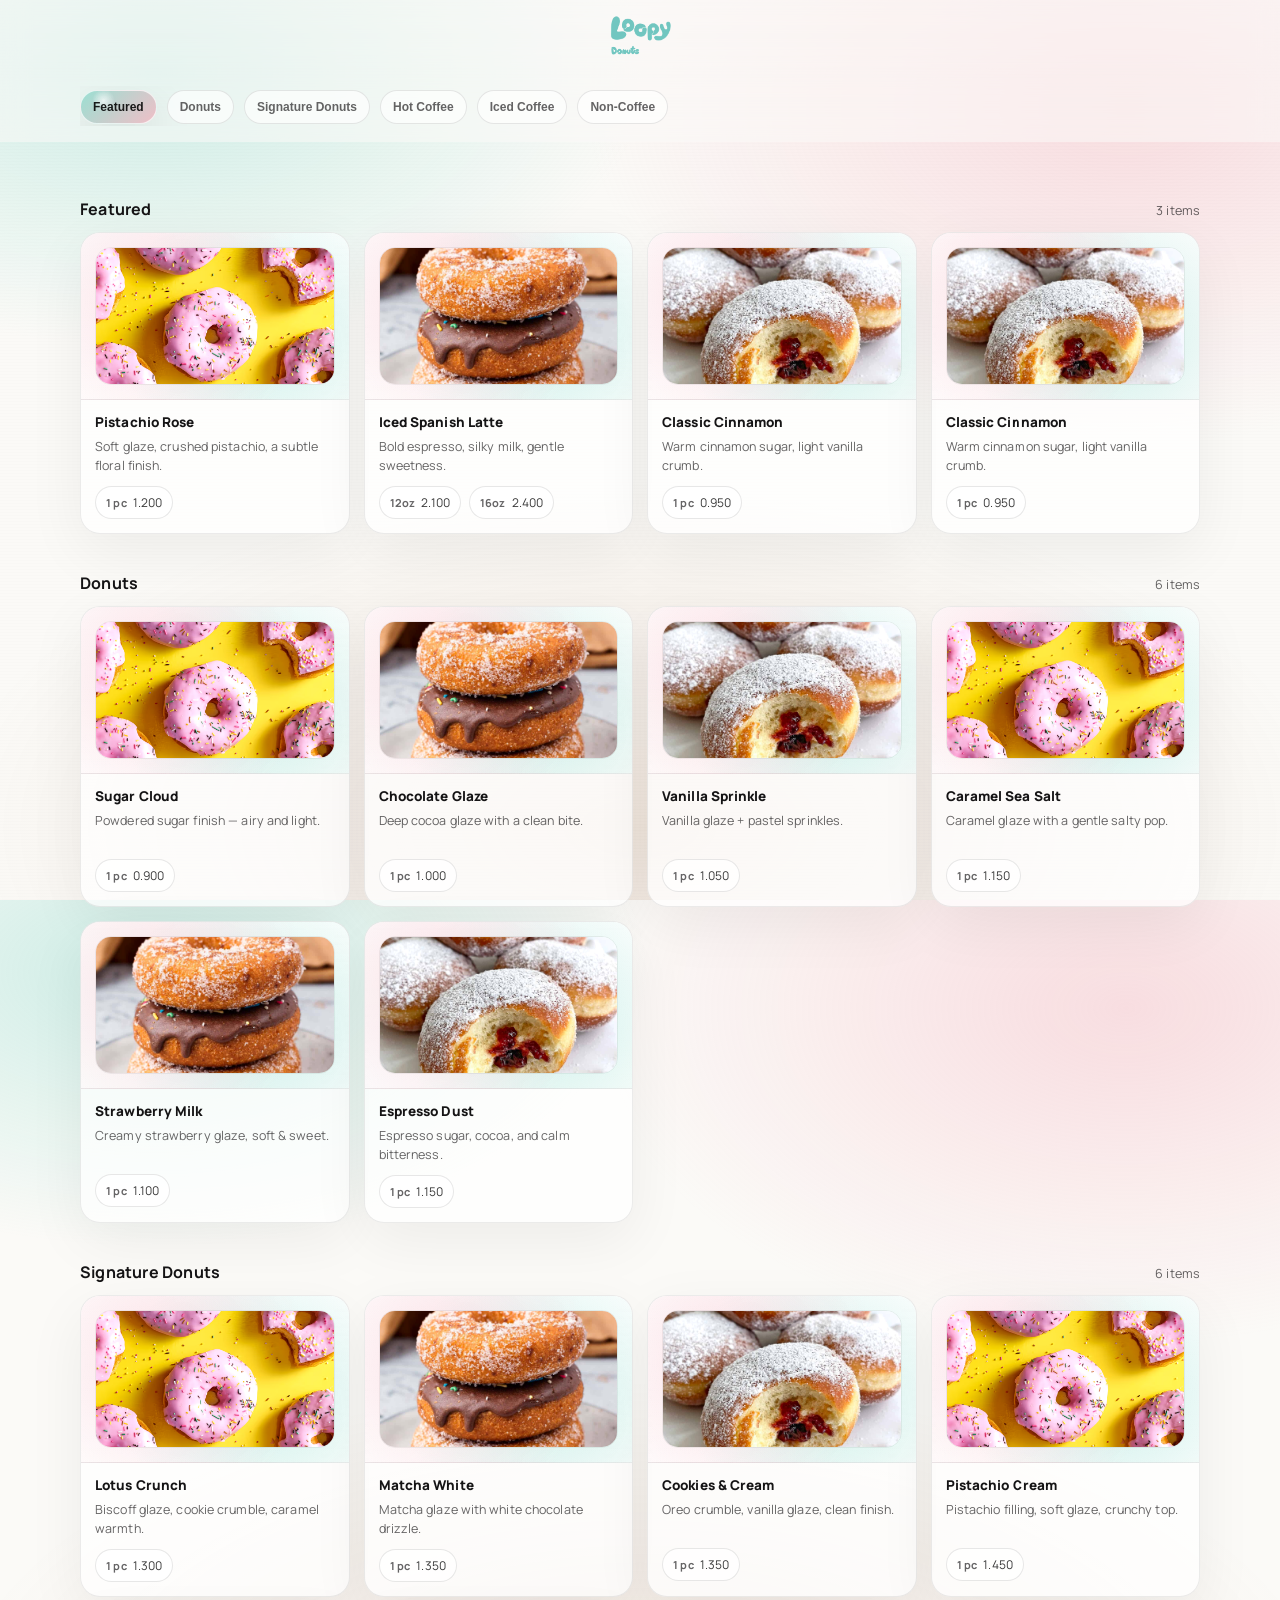
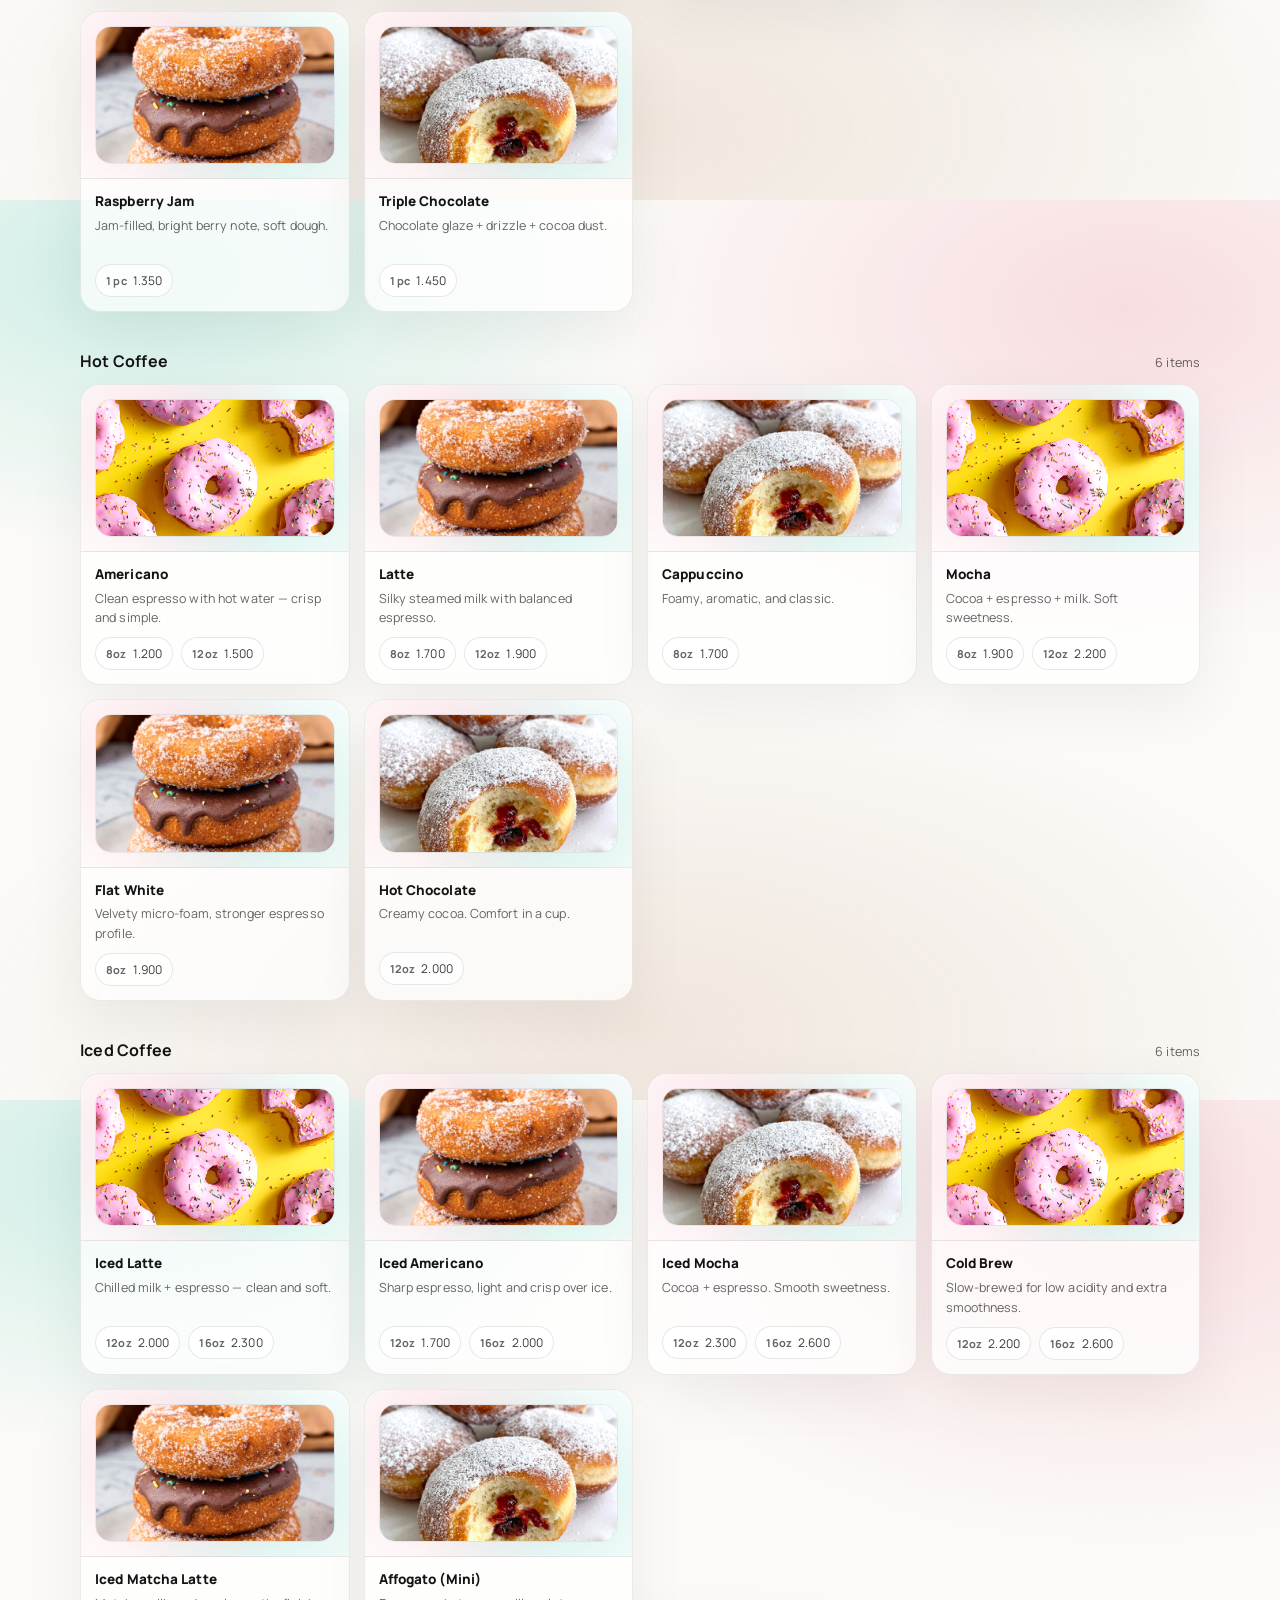
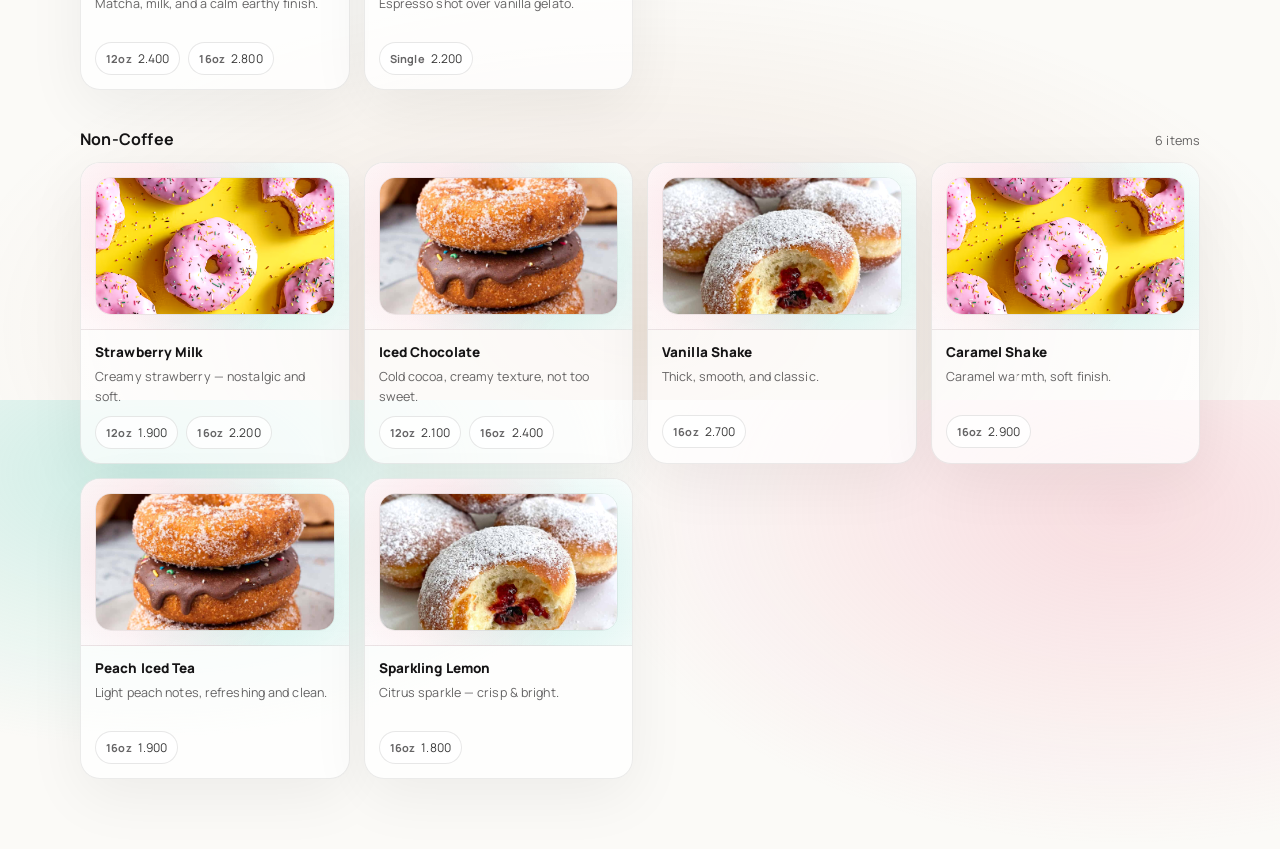
<file: index.html>
<!doctype html>
<html lang="en">
<head>
  <meta charset="utf-8" />
  <meta name="viewport" content="width=device-width,initial-scale=1" />
  <title>Loopy — Donuts & Coffee Menu</title>
  <link rel="icon" href="favicon.png" type="image/x-icon">
  <!-- Fonts (optional). If you want 100% offline, remove this link. -->
  <link rel="preconnect" href="https://fonts.googleapis.com">
  <link rel="preconnect" href="https://fonts.gstatic.com" crossorigin>
  <link href="https://fonts.googleapis.com/css2?family=Manrope:wght@300;400;500;600;700;800&display=swap" rel="stylesheet">
  <link rel="stylesheet" href="style.css" />

</head>

<body>

  <header>
    <div class="wrap">
      <div class="topbar">
        <a href="#" class="brand" aria-label="Loopy">
          <img src="logo2.png" alt="Loopy" class="brandLogo" />
        </a>
      </div>
    </div>
  </header>

  <div class="catStripSpacer" id="catStripSpacer" aria-hidden="true"></div>

  <nav class="catStrip" id="catStrip" aria-label="Menu categories">
    <div class="wrap">
      <div class="cats" role="tablist">
        <button class="catBtn" data-cat="featured" aria-current="true" role="tab">Featured</button>
        <button class="catBtn" data-cat="donuts" role="tab">Donuts</button>
        <button class="catBtn" data-cat="signature" role="tab">Signature Donuts</button>
        <button class="catBtn" data-cat="hot" role="tab">Hot Coffee</button>
        <button class="catBtn" data-cat="iced" role="tab">Iced Coffee</button>
        <button class="catBtn" data-cat="noncoffee" role="tab">Non-Coffee</button>
      </div>
    </div>
  </nav>



  <main class="wrap" id="menuRoot" aria-label="Menu">

    <section id="sec-featured" class="menuSection">
      <div class="sectionHead">
        <div>
          <h3>Featured</h3>
        </div>
        <p>3 items</p>
      </div>
      <div class="grid">
        <article class="card" data-cat="Featured" data-name="Pistachio Rose" data-desc="Soft glaze, crushed pistachio, a subtle floral finish." data-img="image.png" data-prices='[{"label":"1 pc","value":"1.200"}]'>
          <div class="media">
            <img src="image.png" alt="Pistachio Rose" loading="lazy" />
          </div>
          <div class="content">
            <div class="topline"><h4 class="name">Pistachio Rose</h4></div>
            <p class="desc">Soft glaze, crushed pistachio, a subtle floral finish.</p>
            <div class="prices">
              <div class="priceChips">
                <span class="chip"><small>1 pc</small> 1.200</span>
              </div>
            </div>
          </div>
        </article>
        <article class="card" data-cat="Featured" data-name="Iced Spanish Latte" data-desc="Bold espresso, silky milk, gentle sweetness." data-img="image1.png" data-prices='[{"label":"12oz","value":"2.100"},{"label":"16oz","value":"2.400"}]'>
          <div class="media">
            <img src="image1.png" alt="Iced Spanish Latte" loading="lazy" />
          </div>
          <div class="content">
            <div class="topline"><h4 class="name">Iced Spanish Latte</h4></div>
            <p class="desc">Bold espresso, silky milk, gentle sweetness.</p>
            <div class="prices">
              <div class="priceChips">
                <span class="chip"><small>12oz</small> 2.100</span>
                <span class="chip"><small>16oz</small> 2.400</span>
              </div>
            </div>
          </div>
        </article>
        <article class="card" data-cat="Featured" data-name="Classic Cinnamon" data-desc="Warm cinnamon sugar, light vanilla crumb." data-img="image2.png" data-prices='[{"label":"1 pc","value":"0.950"}]'>
          <div class="media">
            <img src="image2.png" alt="Classic Cinnamon" loading="lazy" />
          </div>
          <div class="content">
            <div class="topline"><h4 class="name">Classic Cinnamon</h4></div>
            <p class="desc">Warm cinnamon sugar, light vanilla crumb.</p>
            <div class="prices">
              <div class="priceChips">
                <span class="chip"><small>1 pc</small> 0.950</span>
              </div>
            </div>
          </div>
        </article>
        <article class="card" data-cat="Featured" data-name="Classic Cinnamon" data-desc="Warm cinnamon sugar, light vanilla crumb." data-img="image2.png" data-prices='[{"label":"1 pc","value":"0.950"}]'>
          <div class="media">
            <img src="image2.png" alt="Classic Cinnamon" loading="lazy" />
          </div>
          <div class="content">
            <div class="topline"><h4 class="name">Classic Cinnamon</h4></div>
            <p class="desc">Warm cinnamon sugar, light vanilla crumb.</p>
            <div class="prices">
              <div class="priceChips">
                <span class="chip"><small>1 pc</small> 0.950</span>
              </div>
            </div>
          </div>
        </article>
      </div>
    </section>

    <section id="sec-donuts" class="menuSection">
      <div class="sectionHead">
        <div>
          <h3>Donuts</h3>
        </div>
        <p>6 items</p>
      </div>
      <div class="grid">
        <article class="card" data-cat="Donuts" data-name="Sugar Cloud" data-desc="Powdered sugar finish — airy and light." data-img="image.png" data-prices='[{"label":"1 pc","value":"0.900"}]'>
          <div class="media"><img src="image.png" alt="Sugar Cloud" loading="lazy" /></div>
          <div class="content">
            <div class="topline"><h4 class="name">Sugar Cloud</h4></div>
            <p class="desc">Powdered sugar finish — airy and light.</p>
            <div class="prices"><div class="priceChips"><span class="chip"><small>1 pc</small> 0.900</span></div></div>
          </div>
        </article>
        <article class="card" data-cat="Donuts" data-name="Chocolate Glaze" data-desc="Deep cocoa glaze with a clean bite." data-img="image1.png" data-prices='[{"label":"1 pc","value":"1.000"}]'>
          <div class="media"><img src="image1.png" alt="Chocolate Glaze" loading="lazy" /></div>
          <div class="content">
            <div class="topline"><h4 class="name">Chocolate Glaze</h4></div>
            <p class="desc">Deep cocoa glaze with a clean bite.</p>
            <div class="prices"><div class="priceChips"><span class="chip"><small>1 pc</small> 1.000</span></div></div>
          </div>
        </article>
        <article class="card" data-cat="Donuts" data-name="Vanilla Sprinkle" data-desc="Vanilla glaze + pastel sprinkles." data-img="image2.png" data-prices='[{"label":"1 pc","value":"1.050"}]'>
          <div class="media"><img src="image2.png" alt="Vanilla Sprinkle" loading="lazy" /></div>
          <div class="content">
            <div class="topline"><h4 class="name">Vanilla Sprinkle</h4></div>
            <p class="desc">Vanilla glaze + pastel sprinkles.</p>
            <div class="prices"><div class="priceChips"><span class="chip"><small>1 pc</small> 1.050</span></div></div>
          </div>
        </article>
        <article class="card" data-cat="Donuts" data-name="Caramel Sea Salt" data-desc="Caramel glaze with a gentle salty pop." data-img="image.png" data-prices='[{"label":"1 pc","value":"1.150"}]'>
          <div class="media"><img src="image.png" alt="Caramel Sea Salt" loading="lazy" /></div>
          <div class="content">
            <div class="topline"><h4 class="name">Caramel Sea Salt</h4></div>
            <p class="desc">Caramel glaze with a gentle salty pop.</p>
            <div class="prices"><div class="priceChips"><span class="chip"><small>1 pc</small> 1.150</span></div></div>
          </div>
        </article>
        <article class="card" data-cat="Donuts" data-name="Strawberry Milk" data-desc="Creamy strawberry glaze, soft &amp; sweet." data-img="image1.png" data-prices='[{"label":"1 pc","value":"1.100"}]'>
          <div class="media"><img src="image1.png" alt="Strawberry Milk" loading="lazy" /></div>
          <div class="content">
            <div class="topline"><h4 class="name">Strawberry Milk</h4></div>
            <p class="desc">Creamy strawberry glaze, soft &amp; sweet.</p>
            <div class="prices"><div class="priceChips"><span class="chip"><small>1 pc</small> 1.100</span></div></div>
          </div>
        </article>
        <article class="card" data-cat="Donuts" data-name="Espresso Dust" data-desc="Espresso sugar, cocoa, and calm bitterness." data-img="image2.png" data-prices='[{"label":"1 pc","value":"1.150"}]'>
          <div class="media"><img src="image2.png" alt="Espresso Dust" loading="lazy" /></div>
          <div class="content">
            <div class="topline"><h4 class="name">Espresso Dust</h4></div>
            <p class="desc">Espresso sugar, cocoa, and calm bitterness.</p>
            <div class="prices"><div class="priceChips"><span class="chip"><small>1 pc</small> 1.150</span></div></div>
          </div>
        </article>
      </div>
    </section>

    <section id="sec-signature" class="menuSection">
      <div class="sectionHead">
        <div>
          <h3>Signature Donuts</h3>
        </div>
        <p>6 items</p>
      </div>
      <div class="grid">
        <article class="card" data-cat="Signature Donuts" data-name="Lotus Crunch" data-desc="Biscoff glaze, cookie crumble, caramel warmth." data-img="image.png" data-prices='[{"label":"1 pc","value":"1.300"}]'>
          <div class="media"><img src="image.png" alt="Lotus Crunch" loading="lazy" /></div>
          <div class="content">
            <div class="topline"><h4 class="name">Lotus Crunch</h4></div>
            <p class="desc">Biscoff glaze, cookie crumble, caramel warmth.</p>
            <div class="prices"><div class="priceChips"><span class="chip"><small>1 pc</small> 1.300</span></div></div>
          </div>
        </article>
        <article class="card" data-cat="Signature Donuts" data-name="Matcha White" data-desc="Matcha glaze with white chocolate drizzle." data-img="image1.png" data-prices='[{"label":"1 pc","value":"1.350"}]'>
          <div class="media"><img src="image1.png" alt="Matcha White" loading="lazy" /></div>
          <div class="content">
            <div class="topline"><h4 class="name">Matcha White</h4></div>
            <p class="desc">Matcha glaze with white chocolate drizzle.</p>
            <div class="prices"><div class="priceChips"><span class="chip"><small>1 pc</small> 1.350</span></div></div>
          </div>
        </article>
        <article class="card" data-cat="Signature Donuts" data-name="Cookies &amp; Cream" data-desc="Oreo crumble, vanilla glaze, clean finish." data-img="image2.png" data-prices='[{"label":"1 pc","value":"1.350"}]'>
          <div class="media"><img src="image2.png" alt="Cookies &amp; Cream" loading="lazy" /></div>
          <div class="content">
            <div class="topline"><h4 class="name">Cookies &amp; Cream</h4></div>
            <p class="desc">Oreo crumble, vanilla glaze, clean finish.</p>
            <div class="prices"><div class="priceChips"><span class="chip"><small>1 pc</small> 1.350</span></div></div>
          </div>
        </article>
        <article class="card" data-cat="Signature Donuts" data-name="Pistachio Cream" data-desc="Pistachio filling, soft glaze, crunchy top." data-img="image.png" data-prices='[{"label":"1 pc","value":"1.450"}]'>
          <div class="media"><img src="image.png" alt="Pistachio Cream" loading="lazy" /></div>
          <div class="content">
            <div class="topline"><h4 class="name">Pistachio Cream</h4></div>
            <p class="desc">Pistachio filling, soft glaze, crunchy top.</p>
            <div class="prices"><div class="priceChips"><span class="chip"><small>1 pc</small> 1.450</span></div></div>
          </div>
        </article>
        <article class="card" data-cat="Signature Donuts" data-name="Raspberry Jam" data-desc="Jam-filled, bright berry note, soft dough." data-img="image1.png" data-prices='[{"label":"1 pc","value":"1.350"}]'>
          <div class="media"><img src="image1.png" alt="Raspberry Jam" loading="lazy" /></div>
          <div class="content">
            <div class="topline"><h4 class="name">Raspberry Jam</h4></div>
            <p class="desc">Jam-filled, bright berry note, soft dough.</p>
            <div class="prices"><div class="priceChips"><span class="chip"><small>1 pc</small> 1.350</span></div></div>
          </div>
        </article>
        <article class="card" data-cat="Signature Donuts" data-name="Triple Chocolate" data-desc="Chocolate glaze + drizzle + cocoa dust." data-img="image2.png" data-prices='[{"label":"1 pc","value":"1.450"}]'>
          <div class="media"><img src="image2.png" alt="Triple Chocolate" loading="lazy" /></div>
          <div class="content">
            <div class="topline"><h4 class="name">Triple Chocolate</h4></div>
            <p class="desc">Chocolate glaze + drizzle + cocoa dust.</p>
            <div class="prices"><div class="priceChips"><span class="chip"><small>1 pc</small> 1.450</span></div></div>
          </div>
        </article>
      </div>
    </section>

    <section id="sec-hot" class="menuSection">
      <div class="sectionHead">
        <div>
          <h3>Hot Coffee</h3>
        </div>
        <p>6 items</p>
      </div>
      <div class="grid">
        <article class="card" data-cat="Hot Coffee" data-name="Americano" data-desc="Clean espresso with hot water — crisp and simple." data-img="image.png" data-prices='[{"label":"8oz","value":"1.200"},{"label":"12oz","value":"1.500"}]'>
          <div class="media"><img src="image.png" alt="Americano" loading="lazy" /></div>
          <div class="content">
            <div class="topline"><h4 class="name">Americano</h4></div>
            <p class="desc">Clean espresso with hot water — crisp and simple.</p>
            <div class="prices">
              <div class="priceChips">
                <span class="chip"><small>8oz</small> 1.200</span>
                <span class="chip"><small>12oz</small> 1.500</span>
              </div>
            </div>
          </div>
        </article>
        <article class="card" data-cat="Hot Coffee" data-name="Latte" data-desc="Silky steamed milk with balanced espresso." data-img="image1.png" data-prices='[{"label":"8oz","value":"1.700"},{"label":"12oz","value":"1.900"}]'>
          <div class="media"><img src="image1.png" alt="Latte" loading="lazy" /></div>
          <div class="content">
            <div class="topline"><h4 class="name">Latte</h4></div>
            <p class="desc">Silky steamed milk with balanced espresso.</p>
            <div class="prices">
              <div class="priceChips">
                <span class="chip"><small>8oz</small> 1.700</span>
                <span class="chip"><small>12oz</small> 1.900</span>
              </div>
            </div>
          </div>
        </article>
        <article class="card" data-cat="Hot Coffee" data-name="Cappuccino" data-desc="Foamy, aromatic, and classic." data-img="image2.png" data-prices='[{"label":"8oz","value":"1.700"}]'>
          <div class="media"><img src="image2.png" alt="Cappuccino" loading="lazy" /></div>
          <div class="content">
            <div class="topline"><h4 class="name">Cappuccino</h4></div>
            <p class="desc">Foamy, aromatic, and classic.</p>
            <div class="prices"><div class="priceChips"><span class="chip"><small>8oz</small> 1.700</span></div></div>
          </div>
        </article>
        <article class="card" data-cat="Hot Coffee" data-name="Mocha" data-desc="Cocoa + espresso + milk. Soft sweetness." data-img="image.png" data-prices='[{"label":"8oz","value":"1.900"},{"label":"12oz","value":"2.200"}]'>
          <div class="media"><img src="image.png" alt="Mocha" loading="lazy" /></div>
          <div class="content">
            <div class="topline"><h4 class="name">Mocha</h4></div>
            <p class="desc">Cocoa + espresso + milk. Soft sweetness.</p>
            <div class="prices">
              <div class="priceChips">
                <span class="chip"><small>8oz</small> 1.900</span>
                <span class="chip"><small>12oz</small> 2.200</span>
              </div>
            </div>
          </div>
        </article>
        <article class="card" data-cat="Hot Coffee" data-name="Flat White" data-desc="Velvety micro-foam, stronger espresso profile." data-img="image1.png" data-prices='[{"label":"8oz","value":"1.900"}]'>
          <div class="media"><img src="image1.png" alt="Flat White" loading="lazy" /></div>
          <div class="content">
            <div class="topline"><h4 class="name">Flat White</h4></div>
            <p class="desc">Velvety micro-foam, stronger espresso profile.</p>
            <div class="prices"><div class="priceChips"><span class="chip"><small>8oz</small> 1.900</span></div></div>
          </div>
        </article>
        <article class="card" data-cat="Hot Coffee" data-name="Hot Chocolate" data-desc="Creamy cocoa. Comfort in a cup." data-img="image2.png" data-prices='[{"label":"12oz","value":"2.000"}]'>
          <div class="media"><img src="image2.png" alt="Hot Chocolate" loading="lazy" /></div>
          <div class="content">
            <div class="topline"><h4 class="name">Hot Chocolate</h4></div>
            <p class="desc">Creamy cocoa. Comfort in a cup.</p>
            <div class="prices"><div class="priceChips"><span class="chip"><small>12oz</small> 2.000</span></div></div>
          </div>
        </article>
      </div>
    </section>

    <section id="sec-iced" class="menuSection">
      <div class="sectionHead">
        <div>
          <h3>Iced Coffee</h3>
        </div>
        <p>6 items</p>
      </div>
      <div class="grid">
        <article class="card" data-cat="Iced Coffee" data-name="Iced Latte" data-desc="Chilled milk + espresso — clean and soft." data-img="image.png" data-prices='[{"label":"12oz","value":"2.000"},{"label":"16oz","value":"2.300"}]'>
          <div class="media"><img src="image.png" alt="Iced Latte" loading="lazy" /></div>
          <div class="content">
            <div class="topline"><h4 class="name">Iced Latte</h4></div>
            <p class="desc">Chilled milk + espresso — clean and soft.</p>
            <div class="prices">
              <div class="priceChips">
                <span class="chip"><small>12oz</small> 2.000</span>
                <span class="chip"><small>16oz</small> 2.300</span>
              </div>
            </div>
          </div>
        </article>
        <article class="card" data-cat="Iced Coffee" data-name="Iced Americano" data-desc="Sharp espresso, light and crisp over ice." data-img="image1.png" data-prices='[{"label":"12oz","value":"1.700"},{"label":"16oz","value":"2.000"}]'>
          <div class="media"><img src="image1.png" alt="Iced Americano" loading="lazy" /></div>
          <div class="content">
            <div class="topline"><h4 class="name">Iced Americano</h4></div>
            <p class="desc">Sharp espresso, light and crisp over ice.</p>
            <div class="prices">
              <div class="priceChips">
                <span class="chip"><small>12oz</small> 1.700</span>
                <span class="chip"><small>16oz</small> 2.000</span>
              </div>
            </div>
          </div>
        </article>
        <article class="card" data-cat="Iced Coffee" data-name="Iced Mocha" data-desc="Cocoa + espresso. Smooth sweetness." data-img="image2.png" data-prices='[{"label":"12oz","value":"2.300"},{"label":"16oz","value":"2.600"}]'>
          <div class="media"><img src="image2.png" alt="Iced Mocha" loading="lazy" /></div>
          <div class="content">
            <div class="topline"><h4 class="name">Iced Mocha</h4></div>
            <p class="desc">Cocoa + espresso. Smooth sweetness.</p>
            <div class="prices">
              <div class="priceChips">
                <span class="chip"><small>12oz</small> 2.300</span>
                <span class="chip"><small>16oz</small> 2.600</span>
              </div>
            </div>
          </div>
        </article>
        <article class="card" data-cat="Iced Coffee" data-name="Cold Brew" data-desc="Slow-brewed for low acidity and extra smoothness." data-img="image.png" data-prices='[{"label":"12oz","value":"2.200"},{"label":"16oz","value":"2.600"}]'>
          <div class="media"><img src="image.png" alt="Cold Brew" loading="lazy" /></div>
          <div class="content">
            <div class="topline"><h4 class="name">Cold Brew</h4></div>
            <p class="desc">Slow-brewed for low acidity and extra smoothness.</p>
            <div class="prices">
              <div class="priceChips">
                <span class="chip"><small>12oz</small> 2.200</span>
                <span class="chip"><small>16oz</small> 2.600</span>
              </div>
            </div>
          </div>
        </article>
        <article class="card" data-cat="Iced Coffee" data-name="Iced Matcha Latte" data-desc="Matcha, milk, and a calm earthy finish." data-img="image1.png" data-prices='[{"label":"12oz","value":"2.400"},{"label":"16oz","value":"2.800"}]'>
          <div class="media"><img src="image1.png" alt="Iced Matcha Latte" loading="lazy" /></div>
          <div class="content">
            <div class="topline"><h4 class="name">Iced Matcha Latte</h4></div>
            <p class="desc">Matcha, milk, and a calm earthy finish.</p>
            <div class="prices">
              <div class="priceChips">
                <span class="chip"><small>12oz</small> 2.400</span>
                <span class="chip"><small>16oz</small> 2.800</span>
              </div>
            </div>
          </div>
        </article>
        <article class="card" data-cat="Iced Coffee" data-name="Affogato (Mini)" data-desc="Espresso shot over vanilla gelato." data-img="image2.png" data-prices='[{"label":"Single","value":"2.200"}]'>
          <div class="media"><img src="image2.png" alt="Affogato (Mini)" loading="lazy" /></div>
          <div class="content">
            <div class="topline"><h4 class="name">Affogato (Mini)</h4></div>
            <p class="desc">Espresso shot over vanilla gelato.</p>
            <div class="prices"><div class="priceChips"><span class="chip"><small>Single</small> 2.200</span></div></div>
          </div>
        </article>
      </div>
    </section>

    <section id="sec-noncoffee" class="menuSection">
      <div class="sectionHead">
        <div>
          <h3>Non-Coffee</h3>
        </div>
        <p>6 items</p>
      </div>
      <div class="grid">
        <article class="card" data-cat="Non-Coffee" data-name="Strawberry Milk" data-desc="Creamy strawberry — nostalgic and soft." data-img="image.png" data-prices='[{"label":"12oz","value":"1.900"},{"label":"16oz","value":"2.200"}]'>
          <div class="media"><img src="image.png" alt="Strawberry Milk" loading="lazy" /></div>
          <div class="content">
            <div class="topline"><h4 class="name">Strawberry Milk</h4></div>
            <p class="desc">Creamy strawberry — nostalgic and soft.</p>
            <div class="prices">
              <div class="priceChips">
                <span class="chip"><small>12oz</small> 1.900</span>
                <span class="chip"><small>16oz</small> 2.200</span>
              </div>
            </div>
          </div>
        </article>
        <article class="card" data-cat="Non-Coffee" data-name="Iced Chocolate" data-desc="Cold cocoa, creamy texture, not too sweet." data-img="image1.png" data-prices='[{"label":"12oz","value":"2.100"},{"label":"16oz","value":"2.400"}]'>
          <div class="media"><img src="image1.png" alt="Iced Chocolate" loading="lazy" /></div>
          <div class="content">
            <div class="topline"><h4 class="name">Iced Chocolate</h4></div>
            <p class="desc">Cold cocoa, creamy texture, not too sweet.</p>
            <div class="prices">
              <div class="priceChips">
                <span class="chip"><small>12oz</small> 2.100</span>
                <span class="chip"><small>16oz</small> 2.400</span>
              </div>
            </div>
          </div>
        </article>
        <article class="card" data-cat="Non-Coffee" data-name="Vanilla Shake" data-desc="Thick, smooth, and classic." data-img="image2.png" data-prices='[{"label":"16oz","value":"2.700"}]'>
          <div class="media"><img src="image2.png" alt="Vanilla Shake" loading="lazy" /></div>
          <div class="content">
            <div class="topline"><h4 class="name">Vanilla Shake</h4></div>
            <p class="desc">Thick, smooth, and classic.</p>
            <div class="prices"><div class="priceChips"><span class="chip"><small>16oz</small> 2.700</span></div></div>
          </div>
        </article>
        <article class="card" data-cat="Non-Coffee" data-name="Caramel Shake" data-desc="Caramel warmth, soft finish." data-img="image.png" data-prices='[{"label":"16oz","value":"2.900"}]'>
          <div class="media"><img src="image.png" alt="Caramel Shake" loading="lazy" /></div>
          <div class="content">
            <div class="topline"><h4 class="name">Caramel Shake</h4></div>
            <p class="desc">Caramel warmth, soft finish.</p>
            <div class="prices"><div class="priceChips"><span class="chip"><small>16oz</small> 2.900</span></div></div>
          </div>
        </article>
        <article class="card" data-cat="Non-Coffee" data-name="Peach Iced Tea" data-desc="Light peach notes, refreshing and clean." data-img="image1.png" data-prices='[{"label":"16oz","value":"1.900"}]'>
          <div class="media"><img src="image1.png" alt="Peach Iced Tea" loading="lazy" /></div>
          <div class="content">
            <div class="topline"><h4 class="name">Peach Iced Tea</h4></div>
            <p class="desc">Light peach notes, refreshing and clean.</p>
            <div class="prices"><div class="priceChips"><span class="chip"><small>16oz</small> 1.900</span></div></div>
          </div>
        </article>
        <article class="card" data-cat="Non-Coffee" data-name="Sparkling Lemon" data-desc="Citrus sparkle — crisp &amp; bright." data-img="image2.png" data-prices='[{"label":"16oz","value":"1.800"}]'>
          <div class="media"><img src="image2.png" alt="Sparkling Lemon" loading="lazy" /></div>
          <div class="content">
            <div class="topline"><h4 class="name">Sparkling Lemon</h4></div>
            <p class="desc">Citrus sparkle — crisp &amp; bright.</p>
            <div class="prices"><div class="priceChips"><span class="chip"><small>16oz</small> 1.800</span></div></div>
          </div>
        </article>
      </div>
    </section>

  </main>

  <!-- Modal -->
  <div class="modalBack" id="modalBack" role="dialog" aria-modal="true" aria-label="Item details" data-open="false">
    <div class="modal" role="document">
      <div class="modalTop">
        <b id="modalCat">Category</b>
        <button class="close" id="closeModal" aria-label="Close">✕</button>
      </div>
      <div class="modalBody">
        <div class="modalMedia">
          <img id="modalImg" alt="" />
        </div>
        <div class="modalInfo">
          <h4 id="modalTitle">Item</h4>
          <p id="modalDesc">Description</p>
          <div class="priceChips" id="modalPrices"></div>
        </div>
      </div>
    </div>
  </div>

  <script>
    (function(){
      var header = document.querySelector("header");
      var catStrip = document.getElementById("catStrip");
      var spacer = document.getElementById("catStripSpacer");
      function updateStrip(){
        if(!header || !catStrip || !spacer) return;
        spacer.style.height = catStrip.offsetHeight + "px";
        catStrip.style.top = (window.scrollY > header.offsetHeight ? 0 : header.offsetHeight) + "px";
      }
      updateStrip();
      window.addEventListener("scroll", updateStrip, { passive: true });
      window.addEventListener("resize", updateStrip);

      /* عند السكرول: تحديث البار حسب الكاتوقري الظاهر + تحريك البار يمين/يسار لعرض الزر النشط */
      var sections = document.querySelectorAll(".menuSection");
      var catBtns = document.querySelectorAll(".catBtn");
      var catsEl = document.querySelector(".cats");
      function updateCatFromScroll(){
        if(!sections.length || !catBtns.length) return;
        var y = 180;
        var current = null;
        for(var i = 0; i < sections.length; i++){
          var t = sections[i].getBoundingClientRect().top;
          if(t <= y && (current === null || t > current.getBoundingClientRect().top)) current = sections[i];
        }
        if(!current) current = sections[0];
        var catId = current.id ? current.id.replace("sec-","") : "featured";
        var activeBtn = null;
        catBtns.forEach(function(b){
          var isActive = b.dataset.cat === catId;
          b.setAttribute("aria-current", isActive ? "true" : "false");
          if(isActive) activeBtn = b;
        });
        if(activeBtn && catsEl) activeBtn.scrollIntoView({ inline: "center", block: "nearest", behavior: "smooth" });
      }
      window.addEventListener("scroll", updateCatFromScroll, { passive: true });
      window.addEventListener("resize", updateCatFromScroll);
      updateCatFromScroll();

      var root = document.getElementById("menuRoot");
      var searchInput = document.getElementById("searchInput");
      if(searchInput) searchInput.addEventListener("input", function(){
        var q = this.value.trim().toLowerCase();
        root.querySelectorAll(".card").forEach(function(c){
          var sec = c.closest(".menuSection");
          var text = (c.dataset.name + " " + c.dataset.desc + " " + (sec ? sec.querySelector("h3").textContent : "")).toLowerCase();
          c.style.display = q && text.indexOf(q) === -1 ? "none" : "";
        });
        root.querySelectorAll(".menuSection").forEach(function(s){
          s.style.display = s.querySelector(".card:not([style*='none'])") ? "" : "none";
        });
      });

      document.querySelectorAll(".catBtn").forEach(function(btn){
        btn.addEventListener("click", function(){
          document.querySelectorAll(".catBtn").forEach(function(b){ b.setAttribute("aria-current", b === btn ? "true" : "false"); });
          if(catsEl) btn.scrollIntoView({ inline: "center", block: "nearest", behavior: "smooth" });
          if(searchInput) searchInput.value = "";
          root.querySelectorAll(".menuSection, .card").forEach(function(el){ el.style.display = ""; });
          var t = document.getElementById("sec-" + btn.dataset.cat);
          if(t) t.scrollIntoView({ behavior: "smooth", block: "start" });
        });
      });

      root.addEventListener("click", function(e){
        var media = e.target.closest(".media");
        if(!media) return;
        var card = media.closest(".card");
        if(!card) return;
        var prices = JSON.parse(card.dataset.prices || "[]");
        document.getElementById("modalCat").textContent = card.dataset.cat;
        document.getElementById("modalImg").src = card.dataset.img;
        document.getElementById("modalImg").alt = card.dataset.name;
        document.getElementById("modalTitle").textContent = card.dataset.name;
        document.getElementById("modalDesc").textContent = card.dataset.desc;
        document.getElementById("modalPrices").innerHTML = prices.map(function(p){ return "<span class=\"chip\"><small>" + p.label + "</small> " + p.value + "</span>"; }).join("");
        document.getElementById("modalBack").setAttribute("data-open", "true");
        document.body.style.overflow = "hidden";
      });

      function closeModal(){
        document.getElementById("modalBack").setAttribute("data-open", "false");
        document.body.style.overflow = "";
      }
      document.getElementById("closeModal").addEventListener("click", closeModal);
      document.getElementById("modalBack").addEventListener("click", function(e){ if(e.target === this) closeModal(); });
      window.addEventListener("keydown", function(e){ if(e.key === "Escape") closeModal(); });

      var scrollFeatured = document.getElementById("scrollFeatured");
      if(scrollFeatured) scrollFeatured.addEventListener("click", function(){
        document.querySelectorAll(".catBtn").forEach(function(b){ b.setAttribute("aria-current", b.dataset.cat === "featured" ? "true" : "false"); });
        var t = document.getElementById("sec-featured");
        if(t) t.scrollIntoView({ behavior: "smooth", block: "start" });
      });
    })();
  </script>
</body>
</html>
</file>
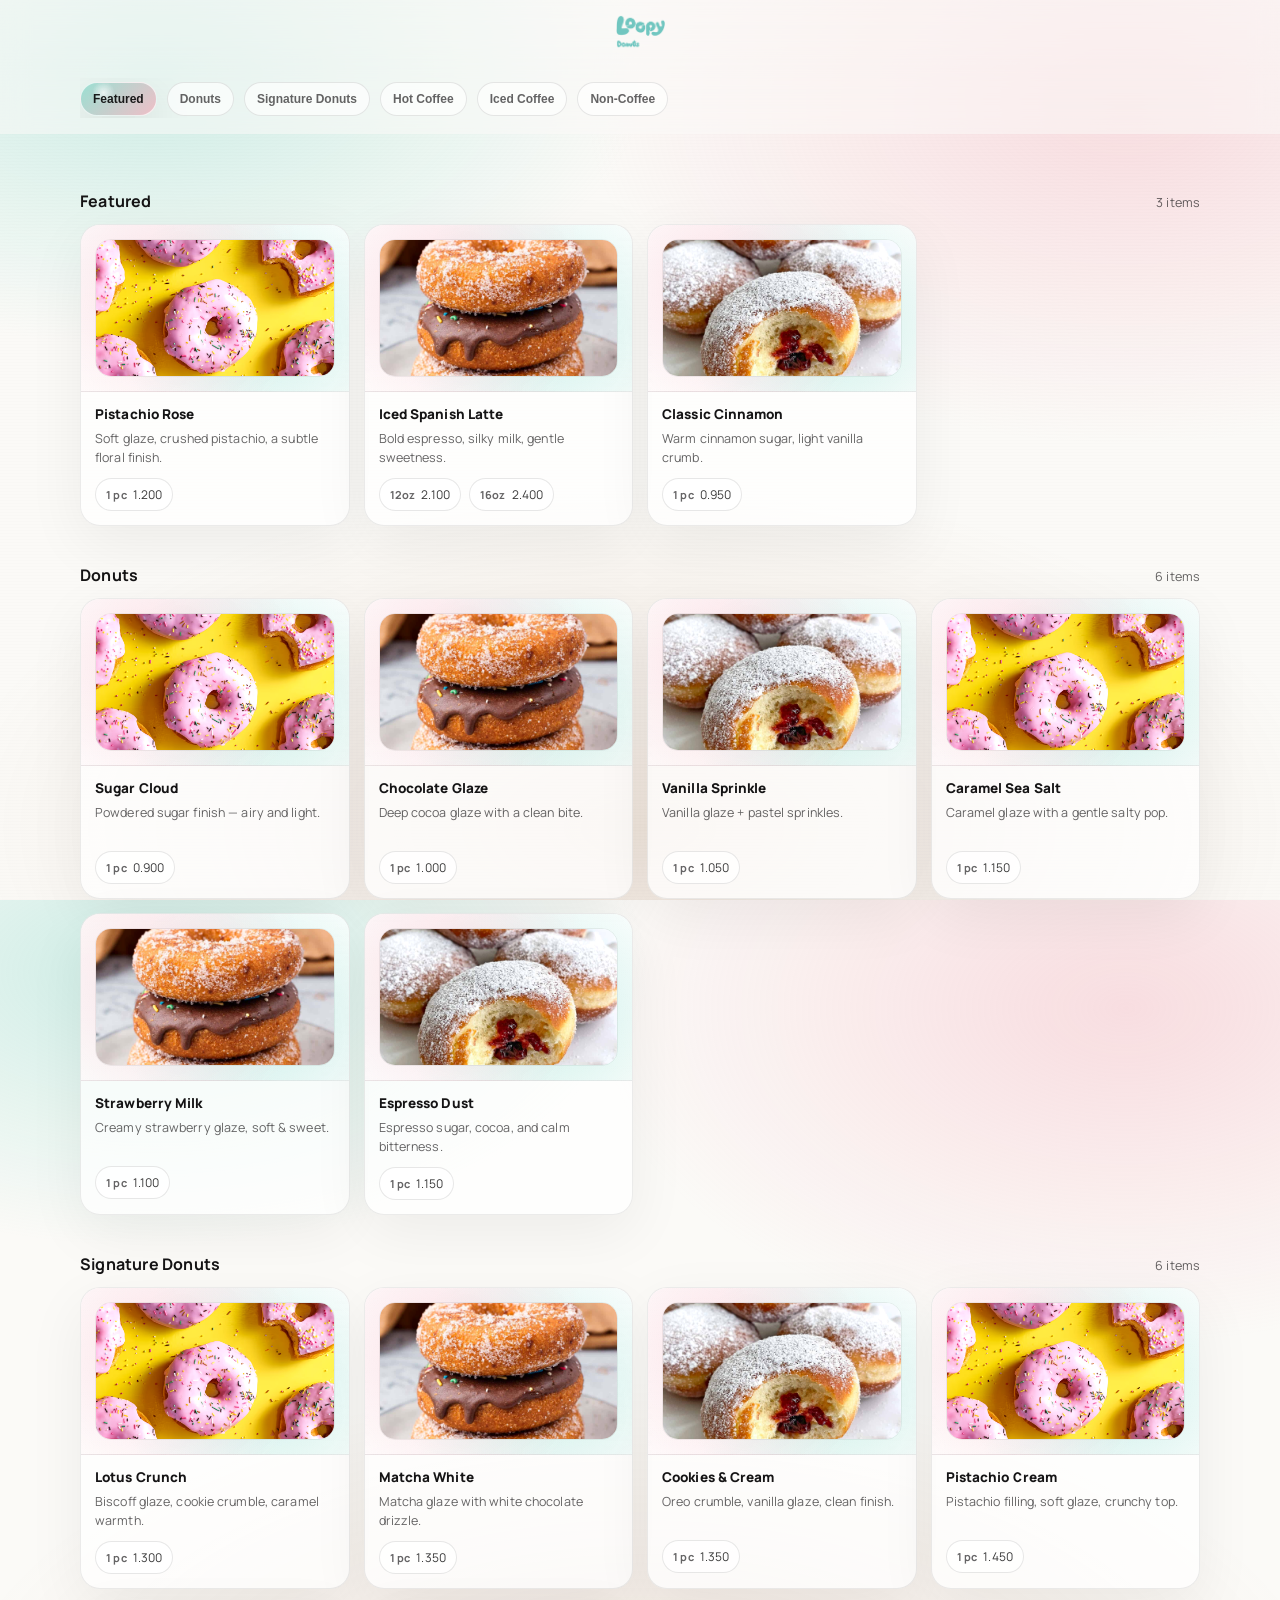
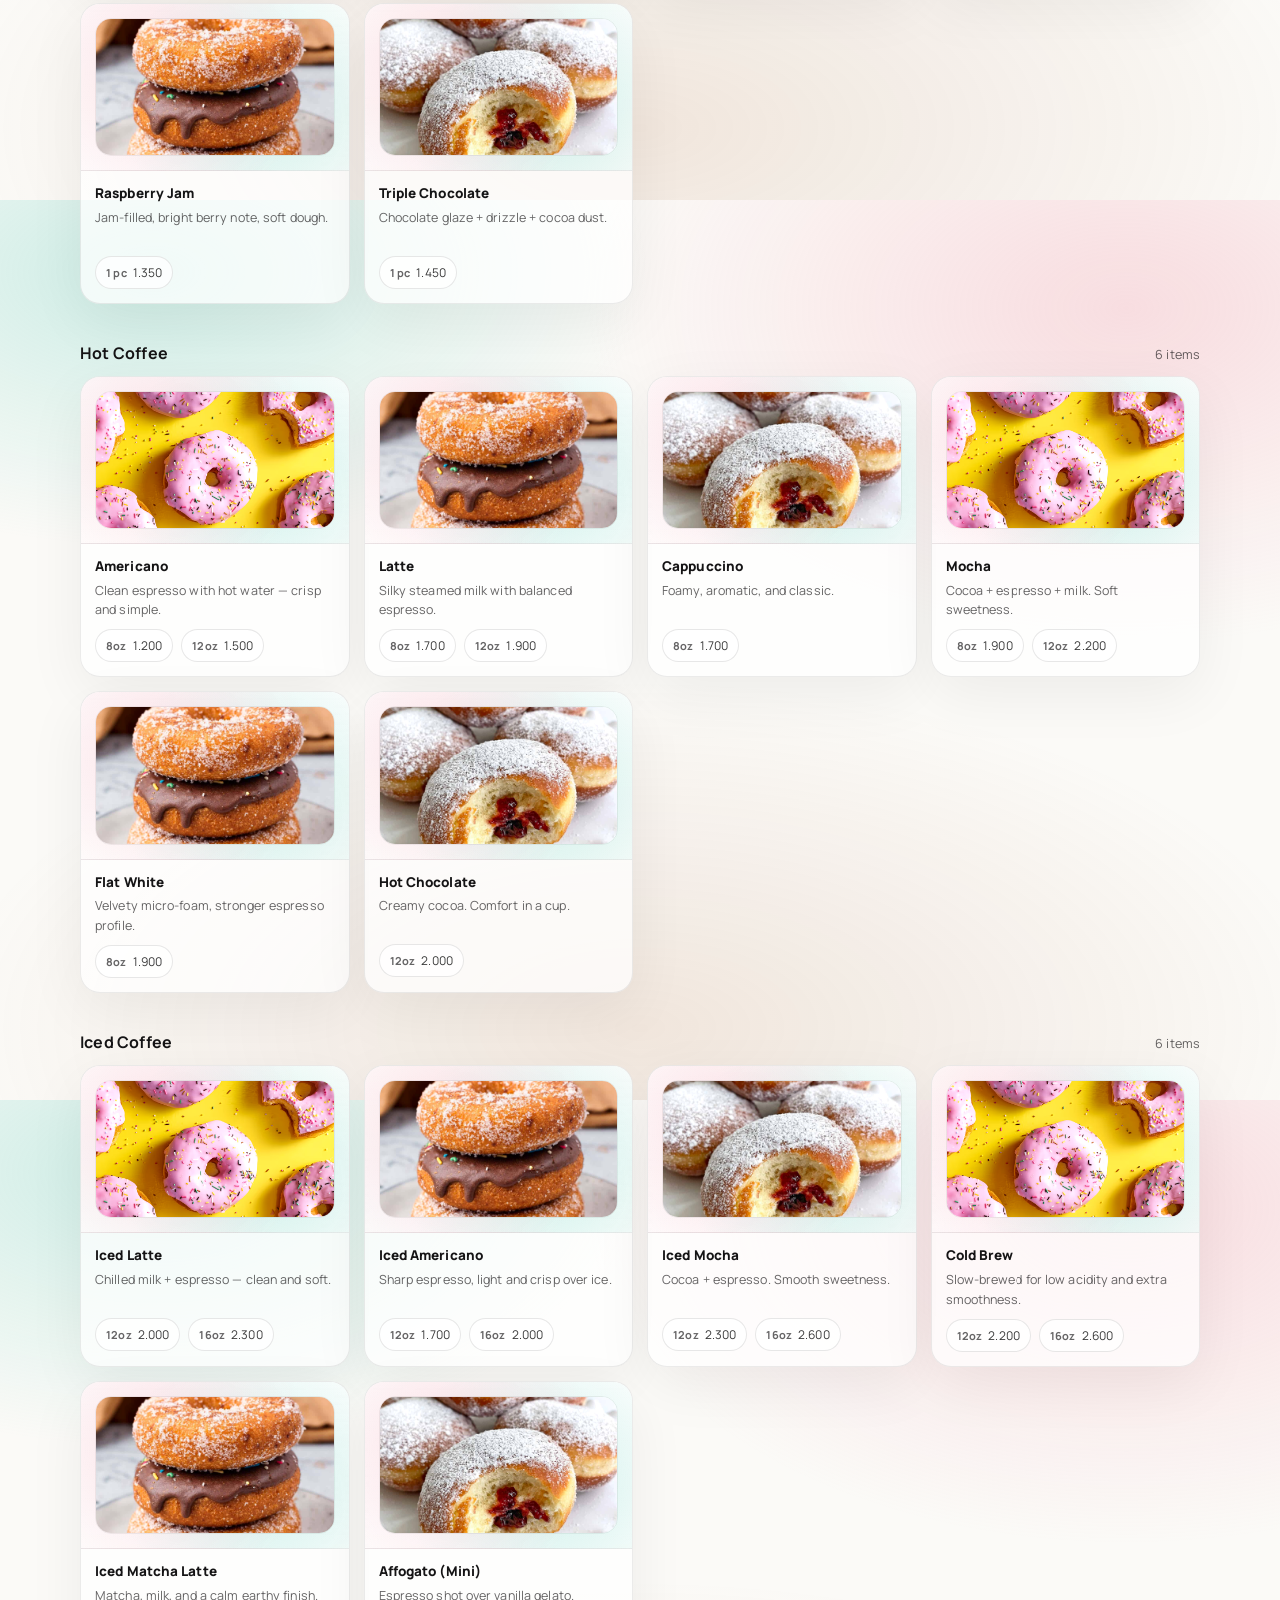
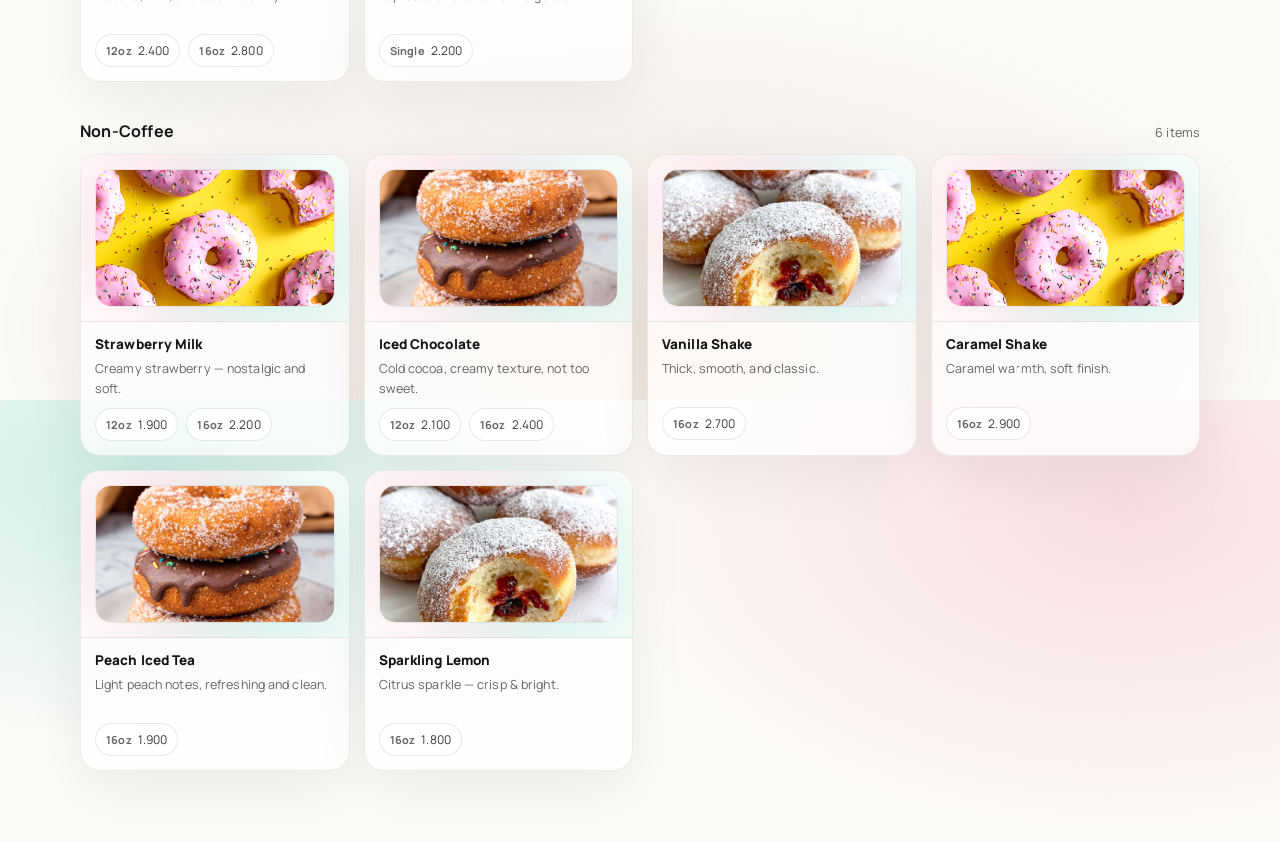
<file: menu.html>
<!doctype html>
<html lang="en">
<head>
  <meta charset="utf-8" />
  <meta name="viewport" content="width=device-width,initial-scale=1" />
  <title>Loopy — Donuts & Coffee Menu</title>

  <!-- Fonts (optional). If you want 100% offline, remove this link. -->
  <link rel="preconnect" href="https://fonts.googleapis.com">
  <link rel="preconnect" href="https://fonts.gstatic.com" crossorigin>
  <link href="https://fonts.googleapis.com/css2?family=Manrope:wght@300;400;500;600;700;800&display=swap" rel="stylesheet">

  <style>
    :root{
      /* Calm, premium, pastel + coffee-ish accents */
      --bg: #fbfaf7;
      --panel: rgba(255,255,255,.72);
      --panel-strong: rgba(255,255,255,.92);
      --text: #151415;
      --muted: rgba(21,20,21,.66);
      --muted-2: rgba(21,20,21,.42);

      --mint: #79d6c6;
      --mint-2: #4cc5b2;
      --blush: #f3a7b6;
      --blush-2:#ea7f96;

      --coffee: #4b2a1f;
      --caramel:#b77a52;

      --stroke: rgba(21,20,21,.10);
      --stroke-2: rgba(21,20,21,.16);

      --shadow: 0 18px 60px rgba(0,0,0,.08);
      --shadow-soft: 0 12px 40px rgba(0,0,0,.06);

      --r-xl: 26px;
      --r-lg: 20px;
      --r-md: 16px;
      --r-sm: 12px;

      --max: 1120px;
      --ease: cubic-bezier(.2,.9,.2,1);
    }

    * { box-sizing: border-box; }
    html,body{ height:100%; }
    body{
      margin:0;
      font-family: Manrope, system-ui, -apple-system, Segoe UI, Roboto, Arial, sans-serif;
      color: var(--text);
      background:
        radial-gradient(900px 500px at 12% 8%, rgba(121,214,198,.35), transparent 55%),
        radial-gradient(900px 560px at 88% 12%, rgba(243,167,182,.35), transparent 60%),
        radial-gradient(1200px 600px at 50% 92%, rgba(183,122,82,.16), transparent 58%),
        var(--bg);
      letter-spacing: .1px;
    }

    /* Top “soft noise” effect (pure CSS) */
    body::before{
      content:"";
      position: fixed;
      inset:0;
      pointer-events:none;
      z-index: -1;
      background:
        repeating-linear-gradient(0deg, rgba(0,0,0,.015) 0 1px, transparent 1px 3px);
      mix-blend-mode: multiply;
      opacity:.30;
    }

    a{ color: inherit; text-decoration: none; }
    .wrap{ width:min(var(--max), calc(100% - 40px)); margin: 0 auto; }

    /* Header — خلفية زجاجية، غير ستيك (يختفي مع السكرول) */
    header{
      backdrop-filter: blur(14px);
      -webkit-backdrop-filter: blur(14px);
      background: rgba(251,250,247,.55);
    }
    .topbar{
      display:flex;
      align-items:center;
      justify-content:center;
      gap: 14px;
      padding: 14px 0;
    }

    .brand{
      display: block;
      min-width: 0;
    }
    .brandLogo{
      display: block;
      height: 36px;
      width: auto;
      object-fit: contain;
    }

    .search{
      flex: 1;
      max-width: 520px;
      display:flex;
      gap: 10px;
      align-items:center;
      background: var(--panel);
      border: 1px solid rgba(21,20,21,.08);
      border-radius: 999px;
      padding: 10px 14px;
      box-shadow: 0 14px 40px rgba(0,0,0,.05);
    }
    .search svg{ flex: 0 0 auto; opacity:.75; }
    .search input{
      border:0;
      background: transparent;
      outline: none;
      width: 100%;
      font-size: 13px;
      color: var(--text);
    }
    .pill{
      display:inline-flex;
      align-items:center;
      gap: 8px;
      border-radius: 999px;
      padding: 9px 12px;
      background: var(--panel);
      border: 1px solid rgba(21,20,21,.08);
      box-shadow: 0 12px 34px rgba(0,0,0,.05);
      font-size: 12px;
      color: var(--muted);
      white-space: nowrap;
    }
    .pill b{ color: var(--text); font-weight: 700; }

    /* Hero */
    .hero{
      padding: 22px 0 16px;
    }
    .heroCard{
      position: relative;
      border-radius: var(--r-xl);
      background:
        radial-gradient(1200px 340px at 20% 20%, rgba(121,214,198,.20), transparent 62%),
        radial-gradient(1200px 340px at 80% 30%, rgba(243,167,182,.20), transparent 62%),
        linear-gradient(180deg, rgba(255,255,255,.72), rgba(255,255,255,.50));
      border: 1px solid rgba(21,20,21,.08);
      box-shadow: var(--shadow);
      overflow:hidden;
    }
    .heroInner{
      display:grid;
      grid-template-columns: 1.2fr .8fr;
      gap: 18px;
      padding: 22px;
      align-items: center;
    }
    .hero h2{
      margin:0 0 10px;
      font-size: clamp(20px, 3.2vw, 34px);
      line-height: 1.05;
      letter-spacing: -0.6px;
    }
    .hero p{
      margin:0 0 16px;
      color: var(--muted);
      font-size: 14px;
      line-height: 1.6;
      max-width: 64ch;
    }

    .heroMeta{
      display:flex;
      flex-wrap: wrap;
      gap: 10px;
      align-items:center;
    }
    .btn{
      border: 0;
      cursor:pointer;
      border-radius: 999px;
      padding: 10px 14px;
      font-size: 13px;
      font-weight: 700;
      color: #101010;
      background:
        radial-gradient(18px 18px at 30% 30%, rgba(255,255,255,.7), rgba(255,255,255,0) 62%),
        linear-gradient(135deg, rgba(121,214,198,.95), rgba(243,167,182,.95));
      box-shadow: 0 16px 44px rgba(0,0,0,.12);
      border: 1px solid rgba(255,255,255,.65);
      transition: transform .25s var(--ease), filter .25s var(--ease);
    }
    .btn:hover{ transform: translateY(-1px); filter: saturate(1.03); }
    .btn:active{ transform: translateY(0px) scale(.99); }

    .heroArt{
      border-radius: var(--r-xl);
      background:
        radial-gradient(240px 240px at 28% 30%, rgba(243,167,182,.35), transparent 62%),
        radial-gradient(240px 240px at 70% 54%, rgba(121,214,198,.35), transparent 62%),
        linear-gradient(180deg, rgba(255,255,255,.7), rgba(255,255,255,.45));
      border: 1px solid rgba(21,20,21,.08);
      box-shadow: var(--shadow-soft);
      padding: 16px;
      display:flex;
      flex-direction:column;
      gap: 10px;
      position: relative;
      overflow:hidden;
      min-height: 190px;
    }
    .heroArt::before{
      content:"";
      position:absolute;
      inset:-40%;
      background:
        radial-gradient(circle at 42% 50%, rgba(255,255,255,.26), transparent 56%),
        radial-gradient(circle at 68% 40%, rgba(255,255,255,.18), transparent 52%),
        repeating-linear-gradient(45deg, rgba(0,0,0,.03) 0 2px, transparent 2px 8px);
      transform: rotate(12deg);
      opacity:.65;
    }
    .heroArtImg{
      border-radius: var(--r-md);
      overflow: hidden;
      border: 1px solid rgba(21,20,21,.08);
      flex: 0 0 auto;
      width: 100%;
      max-height: 120px;
      position: relative;
      z-index: 1;
    }
    .heroArtImg img{
      width: 100%;
      height: 100%;
      object-fit: cover;
      display: block;
    }
    .miniCard{
      position: relative;
      background: rgba(255,255,255,.72);
      border: 1px solid rgba(21,20,21,.08);
      border-radius: 18px;
      padding: 12px 12px;
      display:flex;
      align-items:center;
      justify-content:space-between;
      gap: 12px;
    }
    .miniCard b{ font-size: 12.5px; }
    .miniCard span{
      font-size: 12px;
      color: var(--muted);
      display:block;
      margin-top: 2px;
    }
    .tag{
      display:inline-flex;
      align-items:center;
      gap: 8px;
      border-radius: 999px;
      padding: 8px 10px;
      font-size: 12px;
      border: 1px solid rgba(21,20,21,.08);
      background: rgba(255,255,255,.8);
      color: var(--muted);
      white-space: nowrap;
    }

    /* Category strip — fixed، يلزمك فوق، ما يختفي أبداً */
    .catStrip{
      position: fixed;
      left: 0;
      right: 0;
      top: 62px;
      width: 100%;
      z-index: 100;
      backdrop-filter: blur(14px);
      -webkit-backdrop-filter: blur(14px);
      background: rgba(251,250,247,.55);
      padding: 14px 0 16px;
      transition: top .2s ease;
    }
    .catStripSpacer{
      height: 56px;
      flex-shrink: 0;
    }
    .catStrip .wrap{
      overflow: hidden;
    }
    .cats{
      display: flex;
      gap: 10px;
      flex-wrap: nowrap;
      overflow-x: auto;
      overflow-y: hidden;
      scroll-behavior: smooth;
      padding: 4px 0 2px;
      -webkit-overflow-scrolling: touch;
      scrollbar-width: none;
      -ms-overflow-style: none;
    }
    .cats::-webkit-scrollbar{ display: none; }
    .catBtn{
      flex-shrink: 0;
      white-space: nowrap;
      border: 1px solid rgba(21,20,21,.10);
      background: rgba(255,255,255,.66);
      color: var(--muted);
      border-radius: 999px;
      padding: 9px 12px;
      font-size: 12px;
      font-weight: 700;
      cursor:pointer;
      transition: transform .22s var(--ease), background .22s var(--ease), color .22s var(--ease);
    }
    .catBtn:hover{ transform: translateY(-1px); }
    .catBtn[aria-current="true"]{
      background:
        radial-gradient(18px 18px at 30% 30%, rgba(255,255,255,.72), rgba(255,255,255,0) 62%),
        linear-gradient(135deg, rgba(121,214,198,.70), rgba(243,167,182,.70));
      color: rgba(0,0,0,.88);
      border-color: rgba(255,255,255,.70);
      box-shadow: 0 16px 44px rgba(0,0,0,.10);
    }

    /* Sections + cards */
    main{ padding: 18px 0 70px; }

    section{
      margin-top: 20px;
      padding-top: 10px;
    }
    .sectionHead{
      display:flex;
      align-items: baseline;
      justify-content: space-between;
      gap: 14px;
      margin: 8px 0 12px;
    }
    .sectionHead h3{
      margin:0;
      font-size: 16px;
      letter-spacing: .2px;
    }
    .sectionHead p{
      margin:0;
      color: var(--muted);
      font-size: 12.5px;
    }

    .grid{
      display:grid;
      grid-template-columns: repeat(4, minmax(0, 1fr));
      gap: 14px;
    }

    .card{
      border-radius: var(--r-lg);
      background: rgba(255,255,255,.72);
      border: 1px solid rgba(21,20,21,.08);
      box-shadow: 0 18px 60px rgba(0,0,0,.06);
      overflow:hidden;
      transition: transform .25s var(--ease), box-shadow .25s var(--ease);
    }
    .card:hover{
      transform: translateY(-2px);
      box-shadow: 0 26px 70px rgba(0,0,0,.08);
    }

    .media{
      aspect-ratio: 16/10;
      cursor: pointer;
      background:
        radial-gradient(240px 240px at 30% 40%, rgba(243,167,182,.35), transparent 62%),
        radial-gradient(240px 240px at 70% 60%, rgba(121,214,198,.35), transparent 62%),
        linear-gradient(180deg, rgba(255,255,255,.82), rgba(255,255,255,.55));
      border-bottom: 1px solid rgba(21,20,21,.08);
      position: relative;
      display:flex;
      align-items:center;
      justify-content:center;
      padding: 14px;
    }
    .media img{
      width: 100%;
      height: 100%;
      object-fit: cover;
      border-radius: 16px;
      border: 1px solid rgba(0,0,0,.06);
      filter: saturate(1.02) contrast(1.02);
    }

    .content{
      padding: 14px 14px 14px;
    }
    .topline{
      display:flex;
      align-items:flex-start;
      justify-content: space-between;
      gap: 10px;
      margin-bottom: 6px;
    }
    .name{
      font-size: 13.5px;
      font-weight: 800;
      letter-spacing: .1px;
      margin:0;
      line-height: 1.25;
    }
    .desc{
      margin: 0 0 10px;
      font-size: 12.5px;
      color: var(--muted);
      line-height: 1.55;
      min-height: 38px;
    }

    .prices{
      display:flex;
      flex-wrap: wrap;
      gap: 8px;
      align-items:center;
      justify-content: space-between;
    }
    .priceChips{
      display:flex;
      flex-wrap: wrap;
      gap: 8px;
      align-items:center;
    }
    .chip{
      display:inline-flex;
      align-items: center;
      gap: 6px;
      border-radius: 999px;
      padding: 7px 10px;
      font-size: 12px;
      background: rgba(255,255,255,.78);
      border: 1px solid rgba(21,20,21,.10);
      color: rgba(0,0,0,.78);
      white-space: nowrap;
    }
    .chip small{
      font-size: 11px;
      color: var(--muted);
      font-weight: 700;
      letter-spacing: .2px;
    }

    .ghostBtn{
      border: 1px solid rgba(21,20,21,.10);
      background: rgba(255,255,255,.66);
      color: rgba(0,0,0,.78);
      border-radius: 999px;
      padding: 8px 10px;
      font-size: 12px;
      font-weight: 800;
      cursor:pointer;
      transition: transform .22s var(--ease);
    }
    .ghostBtn:hover{ transform: translateY(-1px); }
    .ghostBtn:active{ transform: translateY(0px) scale(.99); }

    /* Modal */
    .modalBack{
      position: fixed;
      inset:0;
      display:none;
      align-items:center;
      justify-content:center;
      padding: 18px;
      background: rgba(0,0,0,.26);
      backdrop-filter: blur(10px);
      z-index: 200;
    }
    .modalBack[data-open="true"]{ display:flex; }
    .modal{
      width: min(720px, 100%);
      border-radius: var(--r-xl);
      background: rgba(255,255,255,.92);
      border: 1px solid rgba(255,255,255,.75);
      box-shadow: 0 40px 120px rgba(0,0,0,.18);
      overflow:hidden;
      transform: translateY(6px);
      animation: pop .22s var(--ease) forwards;
    }
    @keyframes pop{
      from{ opacity: 0; transform: translateY(10px) scale(.98); }
      to{ opacity: 1; transform: translateY(0) scale(1); }
    }
    .modalTop{
      display:flex;
      align-items:center;
      justify-content:space-between;
      padding: 14px 16px;
      border-bottom: 1px solid rgba(21,20,21,.08);
      background:
        radial-gradient(360px 140px at 20% 30%, rgba(121,214,198,.20), transparent 62%),
        radial-gradient(360px 140px at 80% 30%, rgba(243,167,182,.20), transparent 62%),
        rgba(255,255,255,.86);
    }
    .modalTop b{ font-size: 13px; }
    .close{
      border: 1px solid rgba(21,20,21,.12);
      background: rgba(255,255,255,.78);
      border-radius: 999px;
      padding: 8px 10px;
      cursor:pointer;
      font-weight: 900;
    }
    .modalBody{
      display:grid;
      grid-template-columns: 1fr 1fr;
      gap: 14px;
      padding: 16px;
    }
    .modalMedia{
      border-radius: 20px;
      overflow:hidden;
      border: 1px solid rgba(21,20,21,.08);
      background: #fff;
      aspect-ratio: 4/3;
    }
    .modalMedia img{ width:100%; height:100%; object-fit: cover; }
    .modalInfo h4{
      margin:0 0 6px;
      font-size: 18px;
      letter-spacing: -0.3px;
    }
    .modalInfo p{
      margin:0 0 12px;
      color: var(--muted);
      font-size: 13px;
      line-height: 1.65;
    }
    .modalInfo .priceChips{ margin-top: 10px; }

    /* Footer */
    footer{
      padding: 18px 0 34px;
      color: var(--muted);
      font-size: 12px;
    }
    .footerCard{
      border-radius: var(--r-xl);
      border: 1px solid rgba(21,20,21,.08);
      background: rgba(255,255,255,.60);
      box-shadow: 0 18px 60px rgba(0,0,0,.05);
      padding: 14px 16px;
      display:flex;
      flex-wrap: wrap;
      align-items:center;
      justify-content: space-between;
      gap: 10px;
    }
    .footerCard b{ color: rgba(0,0,0,.8); }
    .dot{
      width: 8px; height: 8px; border-radius: 999px;
      background: linear-gradient(135deg, var(--mint), var(--blush));
      box-shadow: 0 10px 22px rgba(0,0,0,.12);
      display:inline-block;
      margin-right: 8px;
      vertical-align: middle;
    }

    /* Responsiveness */
    @media (max-width: 980px){
      .heroInner{ grid-template-columns: 1fr; }
      .grid{ grid-template-columns: repeat(3, minmax(0, 1fr)); }
      .modalBody{ grid-template-columns: 1fr; }
    }
    @media (max-width: 620px){
      .topbar{ gap: 10px; }
      .brand{ min-width: unset; }
      .search{ display:none; }
      .wrap{ width: min(var(--max), calc(100% - 24px)); }
      .grid{ grid-template-columns: repeat(2, minmax(0, 1fr)); gap: 8px; }
      .heroInner{ padding: 16px; }
      .heroArt{ min-height: 160px; }

      /* البطاقة أصغر وارتفاع محدود في الهاتف */
      section{ margin-top: 14px; padding-top: 4px; }
      .sectionHead{ margin: 2px 0 6px; gap: 6px; }
      .sectionHead h3{ font-size: 14px; }
      .sectionHead p{ font-size: 11px; }
      .card{
        border-radius: 12px;
        display: flex;
        flex-direction: column;
      }
      .media{
        aspect-ratio: 1;
        padding: 6px;
        flex-shrink: 0;
      }
      .media img{ border-radius: 10px; }
      .content{
        padding: 6px 8px 8px;
        flex: 1;
        min-height: 0;
        display: flex;
        flex-direction: column;
      }
      .topline{ margin-bottom: 2px; }
      .name{ font-size: 11px; }
      /* الوصف سطر واحد والباقي ... — الكامل يظهر في المودال عند الضغط */
      .desc{
        font-size: 10px;
        line-height: 1.35;
        margin: 0 0 4px;
        min-height: 0;
        display: -webkit-box;
        -webkit-box-orient: vertical;
        -webkit-line-clamp: 1;
        overflow: hidden;
        text-overflow: ellipsis;
      }
      .prices{ gap: 4px; }
      .priceChips{ gap: 4px; }
      .chip{ padding: 4px 6px; font-size: 10px; }
      .chip small{ font-size: 9px; }
    }

    /* Reduced motion */
    @media (prefers-reduced-motion: reduce){
      *{ transition:none !important; animation:none !important; scroll-behavior: auto !important; }
    }
  </style>
</head>

<body>
  <header>
    <div class="wrap">
      <div class="topbar">
        <a href="#" class="brand" aria-label="Loopy">
          <img src="logo2.png" alt="Loopy" class="brandLogo" />
        </a>
      </div>
    </div>
  </header>

  <div class="catStripSpacer" id="catStripSpacer" aria-hidden="true"></div>

  <nav class="catStrip" id="catStrip" aria-label="Menu categories">
    <div class="wrap">
      <div class="cats" role="tablist">
        <button class="catBtn" data-cat="featured" aria-current="true" role="tab">Featured</button>
        <button class="catBtn" data-cat="donuts" role="tab">Donuts</button>
        <button class="catBtn" data-cat="signature" role="tab">Signature Donuts</button>
        <button class="catBtn" data-cat="hot" role="tab">Hot Coffee</button>
        <button class="catBtn" data-cat="iced" role="tab">Iced Coffee</button>
        <button class="catBtn" data-cat="noncoffee" role="tab">Non-Coffee</button>
      </div>
    </div>
  </nav>



  <main class="wrap" id="menuRoot" aria-label="Menu">

    <section id="sec-featured" class="menuSection">
      <div class="sectionHead">
        <div>
          <h3>Featured</h3>
        </div>
        <p>3 items</p>
      </div>
      <div class="grid">
        <article class="card" data-cat="Featured" data-name="Pistachio Rose" data-desc="Soft glaze, crushed pistachio, a subtle floral finish." data-img="image.png" data-prices='[{"label":"1 pc","value":"1.200"}]'>
          <div class="media">
            <img src="image.png" alt="Pistachio Rose" loading="lazy" />
          </div>
          <div class="content">
            <div class="topline"><h4 class="name">Pistachio Rose</h4></div>
            <p class="desc">Soft glaze, crushed pistachio, a subtle floral finish.</p>
            <div class="prices">
              <div class="priceChips">
                <span class="chip"><small>1 pc</small> 1.200</span>
              </div>
            </div>
          </div>
        </article>
        <article class="card" data-cat="Featured" data-name="Iced Spanish Latte" data-desc="Bold espresso, silky milk, gentle sweetness." data-img="image1.png" data-prices='[{"label":"12oz","value":"2.100"},{"label":"16oz","value":"2.400"}]'>
          <div class="media">
            <img src="image1.png" alt="Iced Spanish Latte" loading="lazy" />
          </div>
          <div class="content">
            <div class="topline"><h4 class="name">Iced Spanish Latte</h4></div>
            <p class="desc">Bold espresso, silky milk, gentle sweetness.</p>
            <div class="prices">
              <div class="priceChips">
                <span class="chip"><small>12oz</small> 2.100</span>
                <span class="chip"><small>16oz</small> 2.400</span>
              </div>
            </div>
          </div>
        </article>
        <article class="card" data-cat="Featured" data-name="Classic Cinnamon" data-desc="Warm cinnamon sugar, light vanilla crumb." data-img="image2.png" data-prices='[{"label":"1 pc","value":"0.950"}]'>
          <div class="media">
            <img src="image2.png" alt="Classic Cinnamon" loading="lazy" />
          </div>
          <div class="content">
            <div class="topline"><h4 class="name">Classic Cinnamon</h4></div>
            <p class="desc">Warm cinnamon sugar, light vanilla crumb.</p>
            <div class="prices">
              <div class="priceChips">
                <span class="chip"><small>1 pc</small> 0.950</span>
              </div>
            </div>
          </div>
        </article>
      </div>
    </section>

    <section id="sec-donuts" class="menuSection">
      <div class="sectionHead">
        <div>
          <h3>Donuts</h3>
        </div>
        <p>6 items</p>
      </div>
      <div class="grid">
        <article class="card" data-cat="Donuts" data-name="Sugar Cloud" data-desc="Powdered sugar finish — airy and light." data-img="image.png" data-prices='[{"label":"1 pc","value":"0.900"}]'>
          <div class="media"><img src="image.png" alt="Sugar Cloud" loading="lazy" /></div>
          <div class="content">
            <div class="topline"><h4 class="name">Sugar Cloud</h4></div>
            <p class="desc">Powdered sugar finish — airy and light.</p>
            <div class="prices"><div class="priceChips"><span class="chip"><small>1 pc</small> 0.900</span></div></div>
          </div>
        </article>
        <article class="card" data-cat="Donuts" data-name="Chocolate Glaze" data-desc="Deep cocoa glaze with a clean bite." data-img="image1.png" data-prices='[{"label":"1 pc","value":"1.000"}]'>
          <div class="media"><img src="image1.png" alt="Chocolate Glaze" loading="lazy" /></div>
          <div class="content">
            <div class="topline"><h4 class="name">Chocolate Glaze</h4></div>
            <p class="desc">Deep cocoa glaze with a clean bite.</p>
            <div class="prices"><div class="priceChips"><span class="chip"><small>1 pc</small> 1.000</span></div></div>
          </div>
        </article>
        <article class="card" data-cat="Donuts" data-name="Vanilla Sprinkle" data-desc="Vanilla glaze + pastel sprinkles." data-img="image2.png" data-prices='[{"label":"1 pc","value":"1.050"}]'>
          <div class="media"><img src="image2.png" alt="Vanilla Sprinkle" loading="lazy" /></div>
          <div class="content">
            <div class="topline"><h4 class="name">Vanilla Sprinkle</h4></div>
            <p class="desc">Vanilla glaze + pastel sprinkles.</p>
            <div class="prices"><div class="priceChips"><span class="chip"><small>1 pc</small> 1.050</span></div></div>
          </div>
        </article>
        <article class="card" data-cat="Donuts" data-name="Caramel Sea Salt" data-desc="Caramel glaze with a gentle salty pop." data-img="image.png" data-prices='[{"label":"1 pc","value":"1.150"}]'>
          <div class="media"><img src="image.png" alt="Caramel Sea Salt" loading="lazy" /></div>
          <div class="content">
            <div class="topline"><h4 class="name">Caramel Sea Salt</h4></div>
            <p class="desc">Caramel glaze with a gentle salty pop.</p>
            <div class="prices"><div class="priceChips"><span class="chip"><small>1 pc</small> 1.150</span></div></div>
          </div>
        </article>
        <article class="card" data-cat="Donuts" data-name="Strawberry Milk" data-desc="Creamy strawberry glaze, soft &amp; sweet." data-img="image1.png" data-prices='[{"label":"1 pc","value":"1.100"}]'>
          <div class="media"><img src="image1.png" alt="Strawberry Milk" loading="lazy" /></div>
          <div class="content">
            <div class="topline"><h4 class="name">Strawberry Milk</h4></div>
            <p class="desc">Creamy strawberry glaze, soft &amp; sweet.</p>
            <div class="prices"><div class="priceChips"><span class="chip"><small>1 pc</small> 1.100</span></div></div>
          </div>
        </article>
        <article class="card" data-cat="Donuts" data-name="Espresso Dust" data-desc="Espresso sugar, cocoa, and calm bitterness." data-img="image2.png" data-prices='[{"label":"1 pc","value":"1.150"}]'>
          <div class="media"><img src="image2.png" alt="Espresso Dust" loading="lazy" /></div>
          <div class="content">
            <div class="topline"><h4 class="name">Espresso Dust</h4></div>
            <p class="desc">Espresso sugar, cocoa, and calm bitterness.</p>
            <div class="prices"><div class="priceChips"><span class="chip"><small>1 pc</small> 1.150</span></div></div>
          </div>
        </article>
      </div>
    </section>

    <section id="sec-signature" class="menuSection">
      <div class="sectionHead">
        <div>
          <h3>Signature Donuts</h3>
        </div>
        <p>6 items</p>
      </div>
      <div class="grid">
        <article class="card" data-cat="Signature Donuts" data-name="Lotus Crunch" data-desc="Biscoff glaze, cookie crumble, caramel warmth." data-img="image.png" data-prices='[{"label":"1 pc","value":"1.300"}]'>
          <div class="media"><img src="image.png" alt="Lotus Crunch" loading="lazy" /></div>
          <div class="content">
            <div class="topline"><h4 class="name">Lotus Crunch</h4></div>
            <p class="desc">Biscoff glaze, cookie crumble, caramel warmth.</p>
            <div class="prices"><div class="priceChips"><span class="chip"><small>1 pc</small> 1.300</span></div></div>
          </div>
        </article>
        <article class="card" data-cat="Signature Donuts" data-name="Matcha White" data-desc="Matcha glaze with white chocolate drizzle." data-img="image1.png" data-prices='[{"label":"1 pc","value":"1.350"}]'>
          <div class="media"><img src="image1.png" alt="Matcha White" loading="lazy" /></div>
          <div class="content">
            <div class="topline"><h4 class="name">Matcha White</h4></div>
            <p class="desc">Matcha glaze with white chocolate drizzle.</p>
            <div class="prices"><div class="priceChips"><span class="chip"><small>1 pc</small> 1.350</span></div></div>
          </div>
        </article>
        <article class="card" data-cat="Signature Donuts" data-name="Cookies &amp; Cream" data-desc="Oreo crumble, vanilla glaze, clean finish." data-img="image2.png" data-prices='[{"label":"1 pc","value":"1.350"}]'>
          <div class="media"><img src="image2.png" alt="Cookies &amp; Cream" loading="lazy" /></div>
          <div class="content">
            <div class="topline"><h4 class="name">Cookies &amp; Cream</h4></div>
            <p class="desc">Oreo crumble, vanilla glaze, clean finish.</p>
            <div class="prices"><div class="priceChips"><span class="chip"><small>1 pc</small> 1.350</span></div></div>
          </div>
        </article>
        <article class="card" data-cat="Signature Donuts" data-name="Pistachio Cream" data-desc="Pistachio filling, soft glaze, crunchy top." data-img="image.png" data-prices='[{"label":"1 pc","value":"1.450"}]'>
          <div class="media"><img src="image.png" alt="Pistachio Cream" loading="lazy" /></div>
          <div class="content">
            <div class="topline"><h4 class="name">Pistachio Cream</h4></div>
            <p class="desc">Pistachio filling, soft glaze, crunchy top.</p>
            <div class="prices"><div class="priceChips"><span class="chip"><small>1 pc</small> 1.450</span></div></div>
          </div>
        </article>
        <article class="card" data-cat="Signature Donuts" data-name="Raspberry Jam" data-desc="Jam-filled, bright berry note, soft dough." data-img="image1.png" data-prices='[{"label":"1 pc","value":"1.350"}]'>
          <div class="media"><img src="image1.png" alt="Raspberry Jam" loading="lazy" /></div>
          <div class="content">
            <div class="topline"><h4 class="name">Raspberry Jam</h4></div>
            <p class="desc">Jam-filled, bright berry note, soft dough.</p>
            <div class="prices"><div class="priceChips"><span class="chip"><small>1 pc</small> 1.350</span></div></div>
          </div>
        </article>
        <article class="card" data-cat="Signature Donuts" data-name="Triple Chocolate" data-desc="Chocolate glaze + drizzle + cocoa dust." data-img="image2.png" data-prices='[{"label":"1 pc","value":"1.450"}]'>
          <div class="media"><img src="image2.png" alt="Triple Chocolate" loading="lazy" /></div>
          <div class="content">
            <div class="topline"><h4 class="name">Triple Chocolate</h4></div>
            <p class="desc">Chocolate glaze + drizzle + cocoa dust.</p>
            <div class="prices"><div class="priceChips"><span class="chip"><small>1 pc</small> 1.450</span></div></div>
          </div>
        </article>
      </div>
    </section>

    <section id="sec-hot" class="menuSection">
      <div class="sectionHead">
        <div>
          <h3>Hot Coffee</h3>
        </div>
        <p>6 items</p>
      </div>
      <div class="grid">
        <article class="card" data-cat="Hot Coffee" data-name="Americano" data-desc="Clean espresso with hot water — crisp and simple." data-img="image.png" data-prices='[{"label":"8oz","value":"1.200"},{"label":"12oz","value":"1.500"}]'>
          <div class="media"><img src="image.png" alt="Americano" loading="lazy" /></div>
          <div class="content">
            <div class="topline"><h4 class="name">Americano</h4></div>
            <p class="desc">Clean espresso with hot water — crisp and simple.</p>
            <div class="prices">
              <div class="priceChips">
                <span class="chip"><small>8oz</small> 1.200</span>
                <span class="chip"><small>12oz</small> 1.500</span>
              </div>
            </div>
          </div>
        </article>
        <article class="card" data-cat="Hot Coffee" data-name="Latte" data-desc="Silky steamed milk with balanced espresso." data-img="image1.png" data-prices='[{"label":"8oz","value":"1.700"},{"label":"12oz","value":"1.900"}]'>
          <div class="media"><img src="image1.png" alt="Latte" loading="lazy" /></div>
          <div class="content">
            <div class="topline"><h4 class="name">Latte</h4></div>
            <p class="desc">Silky steamed milk with balanced espresso.</p>
            <div class="prices">
              <div class="priceChips">
                <span class="chip"><small>8oz</small> 1.700</span>
                <span class="chip"><small>12oz</small> 1.900</span>
              </div>
            </div>
          </div>
        </article>
        <article class="card" data-cat="Hot Coffee" data-name="Cappuccino" data-desc="Foamy, aromatic, and classic." data-img="image2.png" data-prices='[{"label":"8oz","value":"1.700"}]'>
          <div class="media"><img src="image2.png" alt="Cappuccino" loading="lazy" /></div>
          <div class="content">
            <div class="topline"><h4 class="name">Cappuccino</h4></div>
            <p class="desc">Foamy, aromatic, and classic.</p>
            <div class="prices"><div class="priceChips"><span class="chip"><small>8oz</small> 1.700</span></div></div>
          </div>
        </article>
        <article class="card" data-cat="Hot Coffee" data-name="Mocha" data-desc="Cocoa + espresso + milk. Soft sweetness." data-img="image.png" data-prices='[{"label":"8oz","value":"1.900"},{"label":"12oz","value":"2.200"}]'>
          <div class="media"><img src="image.png" alt="Mocha" loading="lazy" /></div>
          <div class="content">
            <div class="topline"><h4 class="name">Mocha</h4></div>
            <p class="desc">Cocoa + espresso + milk. Soft sweetness.</p>
            <div class="prices">
              <div class="priceChips">
                <span class="chip"><small>8oz</small> 1.900</span>
                <span class="chip"><small>12oz</small> 2.200</span>
              </div>
            </div>
          </div>
        </article>
        <article class="card" data-cat="Hot Coffee" data-name="Flat White" data-desc="Velvety micro-foam, stronger espresso profile." data-img="image1.png" data-prices='[{"label":"8oz","value":"1.900"}]'>
          <div class="media"><img src="image1.png" alt="Flat White" loading="lazy" /></div>
          <div class="content">
            <div class="topline"><h4 class="name">Flat White</h4></div>
            <p class="desc">Velvety micro-foam, stronger espresso profile.</p>
            <div class="prices"><div class="priceChips"><span class="chip"><small>8oz</small> 1.900</span></div></div>
          </div>
        </article>
        <article class="card" data-cat="Hot Coffee" data-name="Hot Chocolate" data-desc="Creamy cocoa. Comfort in a cup." data-img="image2.png" data-prices='[{"label":"12oz","value":"2.000"}]'>
          <div class="media"><img src="image2.png" alt="Hot Chocolate" loading="lazy" /></div>
          <div class="content">
            <div class="topline"><h4 class="name">Hot Chocolate</h4></div>
            <p class="desc">Creamy cocoa. Comfort in a cup.</p>
            <div class="prices"><div class="priceChips"><span class="chip"><small>12oz</small> 2.000</span></div></div>
          </div>
        </article>
      </div>
    </section>

    <section id="sec-iced" class="menuSection">
      <div class="sectionHead">
        <div>
          <h3>Iced Coffee</h3>
        </div>
        <p>6 items</p>
      </div>
      <div class="grid">
        <article class="card" data-cat="Iced Coffee" data-name="Iced Latte" data-desc="Chilled milk + espresso — clean and soft." data-img="image.png" data-prices='[{"label":"12oz","value":"2.000"},{"label":"16oz","value":"2.300"}]'>
          <div class="media"><img src="image.png" alt="Iced Latte" loading="lazy" /></div>
          <div class="content">
            <div class="topline"><h4 class="name">Iced Latte</h4></div>
            <p class="desc">Chilled milk + espresso — clean and soft.</p>
            <div class="prices">
              <div class="priceChips">
                <span class="chip"><small>12oz</small> 2.000</span>
                <span class="chip"><small>16oz</small> 2.300</span>
              </div>
            </div>
          </div>
        </article>
        <article class="card" data-cat="Iced Coffee" data-name="Iced Americano" data-desc="Sharp espresso, light and crisp over ice." data-img="image1.png" data-prices='[{"label":"12oz","value":"1.700"},{"label":"16oz","value":"2.000"}]'>
          <div class="media"><img src="image1.png" alt="Iced Americano" loading="lazy" /></div>
          <div class="content">
            <div class="topline"><h4 class="name">Iced Americano</h4></div>
            <p class="desc">Sharp espresso, light and crisp over ice.</p>
            <div class="prices">
              <div class="priceChips">
                <span class="chip"><small>12oz</small> 1.700</span>
                <span class="chip"><small>16oz</small> 2.000</span>
              </div>
            </div>
          </div>
        </article>
        <article class="card" data-cat="Iced Coffee" data-name="Iced Mocha" data-desc="Cocoa + espresso. Smooth sweetness." data-img="image2.png" data-prices='[{"label":"12oz","value":"2.300"},{"label":"16oz","value":"2.600"}]'>
          <div class="media"><img src="image2.png" alt="Iced Mocha" loading="lazy" /></div>
          <div class="content">
            <div class="topline"><h4 class="name">Iced Mocha</h4></div>
            <p class="desc">Cocoa + espresso. Smooth sweetness.</p>
            <div class="prices">
              <div class="priceChips">
                <span class="chip"><small>12oz</small> 2.300</span>
                <span class="chip"><small>16oz</small> 2.600</span>
              </div>
            </div>
          </div>
        </article>
        <article class="card" data-cat="Iced Coffee" data-name="Cold Brew" data-desc="Slow-brewed for low acidity and extra smoothness." data-img="image.png" data-prices='[{"label":"12oz","value":"2.200"},{"label":"16oz","value":"2.600"}]'>
          <div class="media"><img src="image.png" alt="Cold Brew" loading="lazy" /></div>
          <div class="content">
            <div class="topline"><h4 class="name">Cold Brew</h4></div>
            <p class="desc">Slow-brewed for low acidity and extra smoothness.</p>
            <div class="prices">
              <div class="priceChips">
                <span class="chip"><small>12oz</small> 2.200</span>
                <span class="chip"><small>16oz</small> 2.600</span>
              </div>
            </div>
          </div>
        </article>
        <article class="card" data-cat="Iced Coffee" data-name="Iced Matcha Latte" data-desc="Matcha, milk, and a calm earthy finish." data-img="image1.png" data-prices='[{"label":"12oz","value":"2.400"},{"label":"16oz","value":"2.800"}]'>
          <div class="media"><img src="image1.png" alt="Iced Matcha Latte" loading="lazy" /></div>
          <div class="content">
            <div class="topline"><h4 class="name">Iced Matcha Latte</h4></div>
            <p class="desc">Matcha, milk, and a calm earthy finish.</p>
            <div class="prices">
              <div class="priceChips">
                <span class="chip"><small>12oz</small> 2.400</span>
                <span class="chip"><small>16oz</small> 2.800</span>
              </div>
            </div>
          </div>
        </article>
        <article class="card" data-cat="Iced Coffee" data-name="Affogato (Mini)" data-desc="Espresso shot over vanilla gelato." data-img="image2.png" data-prices='[{"label":"Single","value":"2.200"}]'>
          <div class="media"><img src="image2.png" alt="Affogato (Mini)" loading="lazy" /></div>
          <div class="content">
            <div class="topline"><h4 class="name">Affogato (Mini)</h4></div>
            <p class="desc">Espresso shot over vanilla gelato.</p>
            <div class="prices"><div class="priceChips"><span class="chip"><small>Single</small> 2.200</span></div></div>
          </div>
        </article>
      </div>
    </section>

    <section id="sec-noncoffee" class="menuSection">
      <div class="sectionHead">
        <div>
          <h3>Non-Coffee</h3>
        </div>
        <p>6 items</p>
      </div>
      <div class="grid">
        <article class="card" data-cat="Non-Coffee" data-name="Strawberry Milk" data-desc="Creamy strawberry — nostalgic and soft." data-img="image.png" data-prices='[{"label":"12oz","value":"1.900"},{"label":"16oz","value":"2.200"}]'>
          <div class="media"><img src="image.png" alt="Strawberry Milk" loading="lazy" /></div>
          <div class="content">
            <div class="topline"><h4 class="name">Strawberry Milk</h4></div>
            <p class="desc">Creamy strawberry — nostalgic and soft.</p>
            <div class="prices">
              <div class="priceChips">
                <span class="chip"><small>12oz</small> 1.900</span>
                <span class="chip"><small>16oz</small> 2.200</span>
              </div>
            </div>
          </div>
        </article>
        <article class="card" data-cat="Non-Coffee" data-name="Iced Chocolate" data-desc="Cold cocoa, creamy texture, not too sweet." data-img="image1.png" data-prices='[{"label":"12oz","value":"2.100"},{"label":"16oz","value":"2.400"}]'>
          <div class="media"><img src="image1.png" alt="Iced Chocolate" loading="lazy" /></div>
          <div class="content">
            <div class="topline"><h4 class="name">Iced Chocolate</h4></div>
            <p class="desc">Cold cocoa, creamy texture, not too sweet.</p>
            <div class="prices">
              <div class="priceChips">
                <span class="chip"><small>12oz</small> 2.100</span>
                <span class="chip"><small>16oz</small> 2.400</span>
              </div>
            </div>
          </div>
        </article>
        <article class="card" data-cat="Non-Coffee" data-name="Vanilla Shake" data-desc="Thick, smooth, and classic." data-img="image2.png" data-prices='[{"label":"16oz","value":"2.700"}]'>
          <div class="media"><img src="image2.png" alt="Vanilla Shake" loading="lazy" /></div>
          <div class="content">
            <div class="topline"><h4 class="name">Vanilla Shake</h4></div>
            <p class="desc">Thick, smooth, and classic.</p>
            <div class="prices"><div class="priceChips"><span class="chip"><small>16oz</small> 2.700</span></div></div>
          </div>
        </article>
        <article class="card" data-cat="Non-Coffee" data-name="Caramel Shake" data-desc="Caramel warmth, soft finish." data-img="image.png" data-prices='[{"label":"16oz","value":"2.900"}]'>
          <div class="media"><img src="image.png" alt="Caramel Shake" loading="lazy" /></div>
          <div class="content">
            <div class="topline"><h4 class="name">Caramel Shake</h4></div>
            <p class="desc">Caramel warmth, soft finish.</p>
            <div class="prices"><div class="priceChips"><span class="chip"><small>16oz</small> 2.900</span></div></div>
          </div>
        </article>
        <article class="card" data-cat="Non-Coffee" data-name="Peach Iced Tea" data-desc="Light peach notes, refreshing and clean." data-img="image1.png" data-prices='[{"label":"16oz","value":"1.900"}]'>
          <div class="media"><img src="image1.png" alt="Peach Iced Tea" loading="lazy" /></div>
          <div class="content">
            <div class="topline"><h4 class="name">Peach Iced Tea</h4></div>
            <p class="desc">Light peach notes, refreshing and clean.</p>
            <div class="prices"><div class="priceChips"><span class="chip"><small>16oz</small> 1.900</span></div></div>
          </div>
        </article>
        <article class="card" data-cat="Non-Coffee" data-name="Sparkling Lemon" data-desc="Citrus sparkle — crisp &amp; bright." data-img="image2.png" data-prices='[{"label":"16oz","value":"1.800"}]'>
          <div class="media"><img src="image2.png" alt="Sparkling Lemon" loading="lazy" /></div>
          <div class="content">
            <div class="topline"><h4 class="name">Sparkling Lemon</h4></div>
            <p class="desc">Citrus sparkle — crisp &amp; bright.</p>
            <div class="prices"><div class="priceChips"><span class="chip"><small>16oz</small> 1.800</span></div></div>
          </div>
        </article>
      </div>
    </section>

  </main>

  <!-- Modal -->
  <div class="modalBack" id="modalBack" role="dialog" aria-modal="true" aria-label="Item details" data-open="false">
    <div class="modal" role="document">
      <div class="modalTop">
        <b id="modalCat">Category</b>
        <button class="close" id="closeModal" aria-label="Close">✕</button>
      </div>
      <div class="modalBody">
        <div class="modalMedia">
          <img id="modalImg" alt="" />
        </div>
        <div class="modalInfo">
          <h4 id="modalTitle">Item</h4>
          <p id="modalDesc">Description</p>
          <div class="priceChips" id="modalPrices"></div>
        </div>
      </div>
    </div>
  </div>

  <script>
    (function(){
      var header = document.querySelector("header");
      var catStrip = document.getElementById("catStrip");
      var spacer = document.getElementById("catStripSpacer");
      function updateStrip(){
        if(!header || !catStrip || !spacer) return;
        spacer.style.height = catStrip.offsetHeight + "px";
        catStrip.style.top = (window.scrollY > header.offsetHeight ? 0 : header.offsetHeight) + "px";
      }
      updateStrip();
      window.addEventListener("scroll", updateStrip, { passive: true });
      window.addEventListener("resize", updateStrip);

      /* عند السكرول: تحديث البار حسب الكاتوقري الظاهر + تحريك البار يمين/يسار لعرض الزر النشط */
      var sections = document.querySelectorAll(".menuSection");
      var catBtns = document.querySelectorAll(".catBtn");
      var catsEl = document.querySelector(".cats");
      function updateCatFromScroll(){
        if(!sections.length || !catBtns.length) return;
        var y = 180;
        var current = null;
        for(var i = 0; i < sections.length; i++){
          var t = sections[i].getBoundingClientRect().top;
          if(t <= y && (current === null || t > current.getBoundingClientRect().top)) current = sections[i];
        }
        if(!current) current = sections[0];
        var catId = current.id ? current.id.replace("sec-","") : "featured";
        var activeBtn = null;
        catBtns.forEach(function(b){
          var isActive = b.dataset.cat === catId;
          b.setAttribute("aria-current", isActive ? "true" : "false");
          if(isActive) activeBtn = b;
        });
        if(activeBtn && catsEl) activeBtn.scrollIntoView({ inline: "center", block: "nearest", behavior: "smooth" });
      }
      window.addEventListener("scroll", updateCatFromScroll, { passive: true });
      window.addEventListener("resize", updateCatFromScroll);
      updateCatFromScroll();

      var root = document.getElementById("menuRoot");
      var searchInput = document.getElementById("searchInput");
      if(searchInput) searchInput.addEventListener("input", function(){
        var q = this.value.trim().toLowerCase();
        root.querySelectorAll(".card").forEach(function(c){
          var sec = c.closest(".menuSection");
          var text = (c.dataset.name + " " + c.dataset.desc + " " + (sec ? sec.querySelector("h3").textContent : "")).toLowerCase();
          c.style.display = q && text.indexOf(q) === -1 ? "none" : "";
        });
        root.querySelectorAll(".menuSection").forEach(function(s){
          s.style.display = s.querySelector(".card:not([style*='none'])") ? "" : "none";
        });
      });

      document.querySelectorAll(".catBtn").forEach(function(btn){
        btn.addEventListener("click", function(){
          document.querySelectorAll(".catBtn").forEach(function(b){ b.setAttribute("aria-current", b === btn ? "true" : "false"); });
          if(catsEl) btn.scrollIntoView({ inline: "center", block: "nearest", behavior: "smooth" });
          if(searchInput) searchInput.value = "";
          root.querySelectorAll(".menuSection, .card").forEach(function(el){ el.style.display = ""; });
          var t = document.getElementById("sec-" + btn.dataset.cat);
          if(t) t.scrollIntoView({ behavior: "smooth", block: "start" });
        });
      });

      root.addEventListener("click", function(e){
        var media = e.target.closest(".media");
        if(!media) return;
        var card = media.closest(".card");
        if(!card) return;
        var prices = JSON.parse(card.dataset.prices || "[]");
        document.getElementById("modalCat").textContent = card.dataset.cat;
        document.getElementById("modalImg").src = card.dataset.img;
        document.getElementById("modalImg").alt = card.dataset.name;
        document.getElementById("modalTitle").textContent = card.dataset.name;
        document.getElementById("modalDesc").textContent = card.dataset.desc;
        document.getElementById("modalPrices").innerHTML = prices.map(function(p){ return "<span class=\"chip\"><small>" + p.label + "</small> " + p.value + "</span>"; }).join("");
        document.getElementById("modalBack").setAttribute("data-open", "true");
        document.body.style.overflow = "hidden";
      });

      function closeModal(){
        document.getElementById("modalBack").setAttribute("data-open", "false");
        document.body.style.overflow = "";
      }
      document.getElementById("closeModal").addEventListener("click", closeModal);
      document.getElementById("modalBack").addEventListener("click", function(e){ if(e.target === this) closeModal(); });
      window.addEventListener("keydown", function(e){ if(e.key === "Escape") closeModal(); });

      var scrollFeatured = document.getElementById("scrollFeatured");
      if(scrollFeatured) scrollFeatured.addEventListener("click", function(){
        document.querySelectorAll(".catBtn").forEach(function(b){ b.setAttribute("aria-current", b.dataset.cat === "featured" ? "true" : "false"); });
        var t = document.getElementById("sec-featured");
        if(t) t.scrollIntoView({ behavior: "smooth", block: "start" });
      });
    })();
  </script>
</body>
</html>
</file>
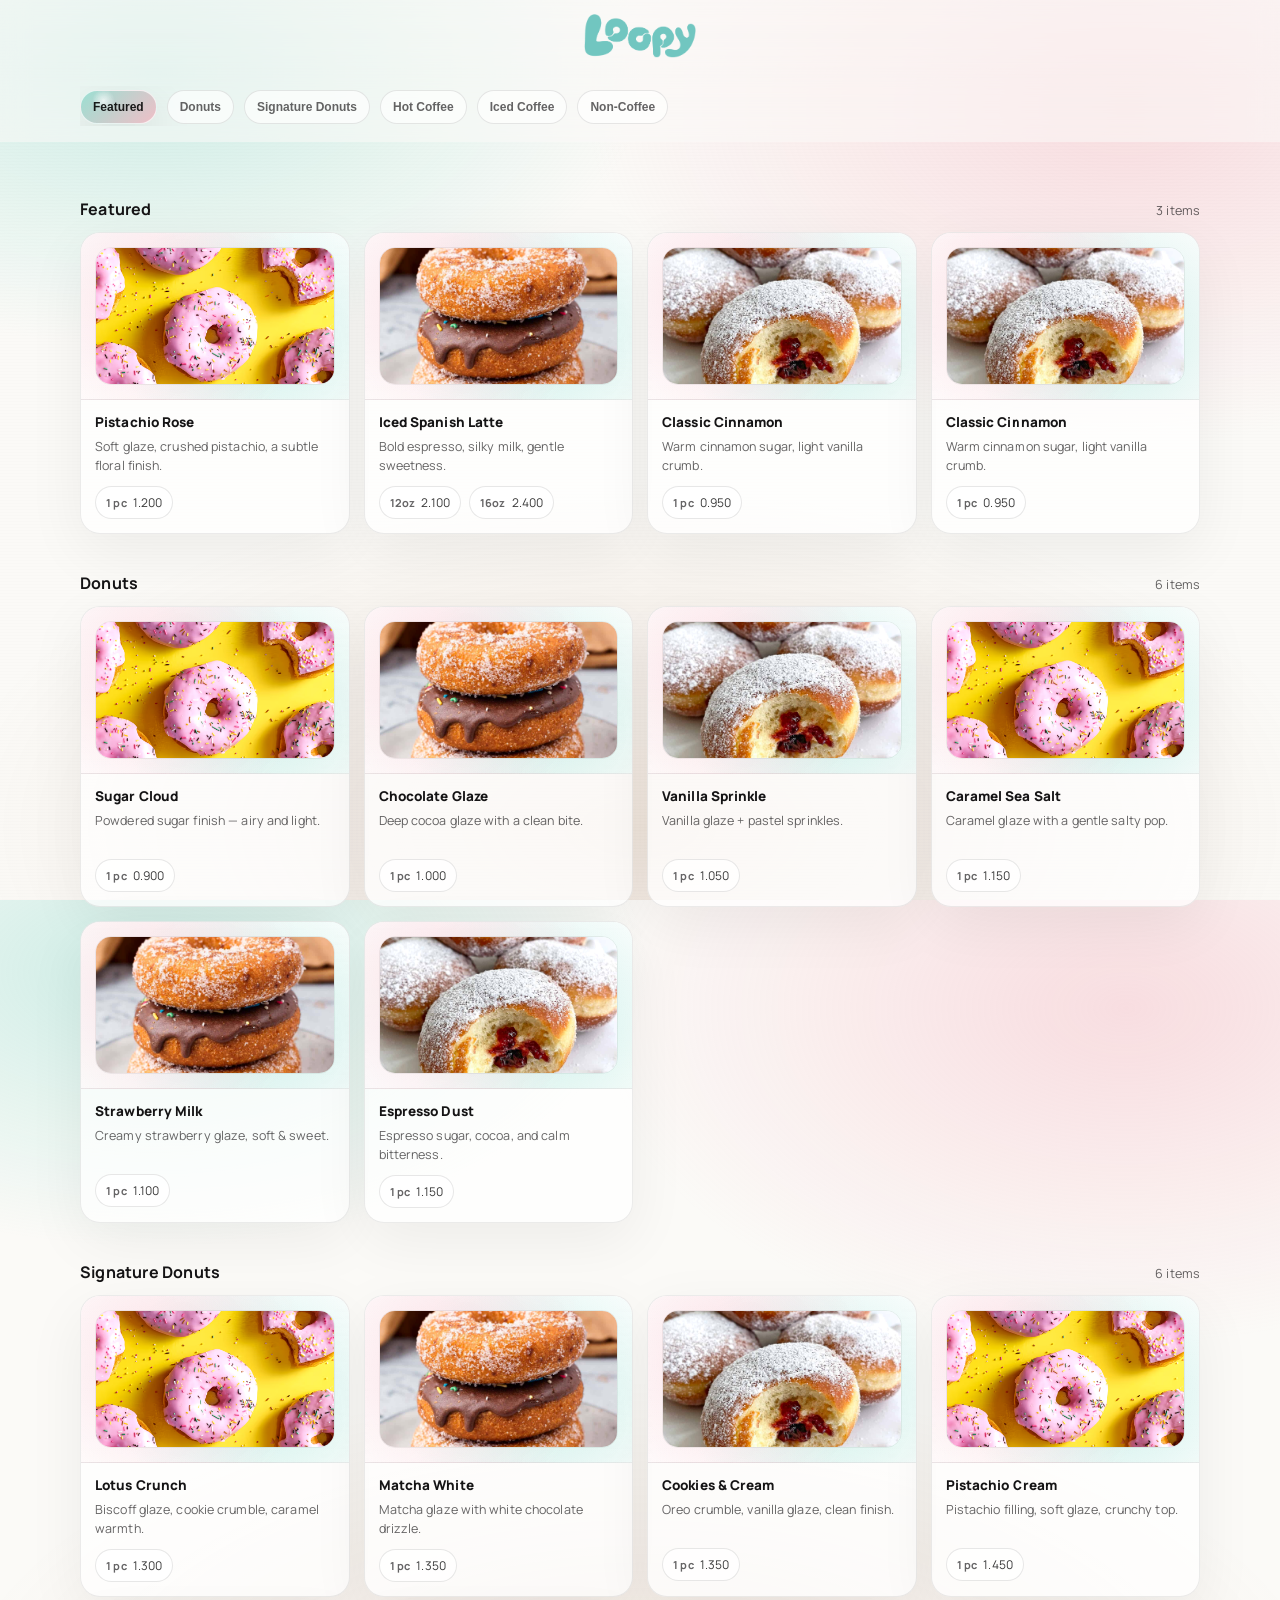
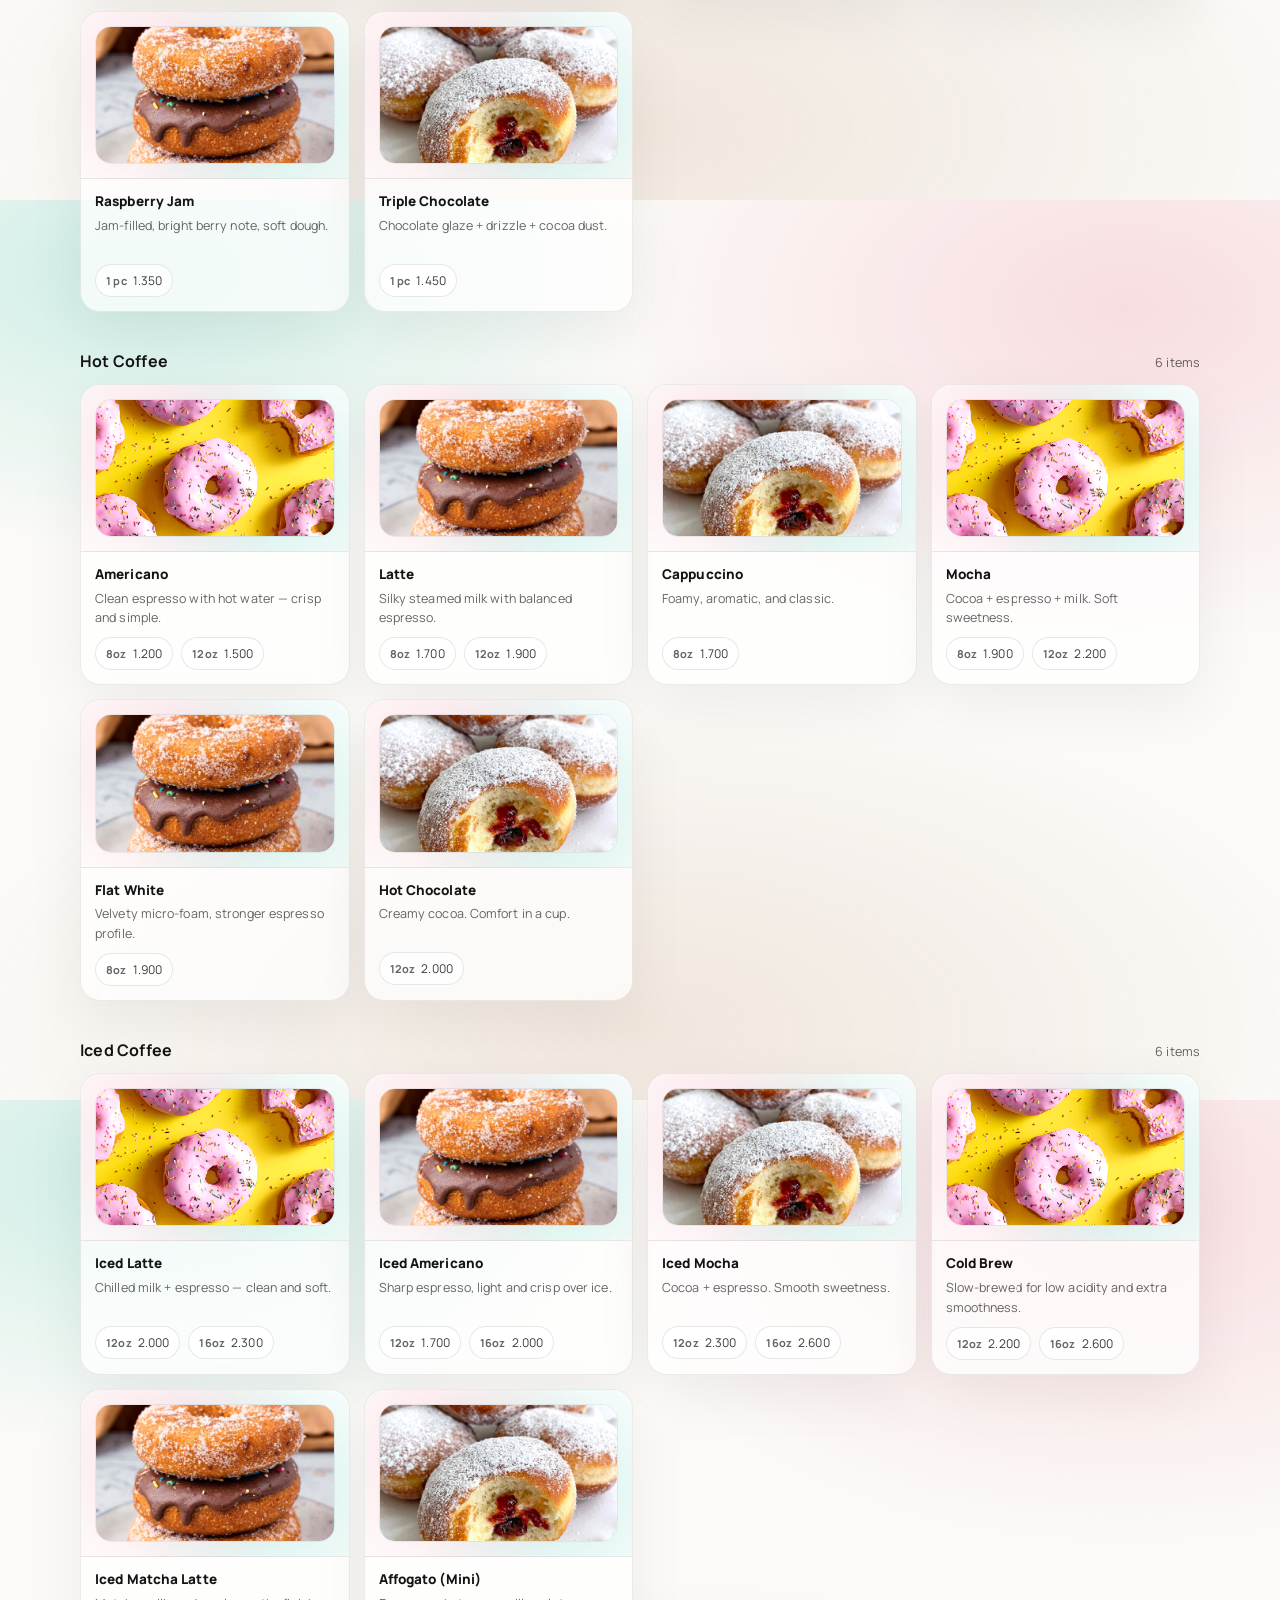
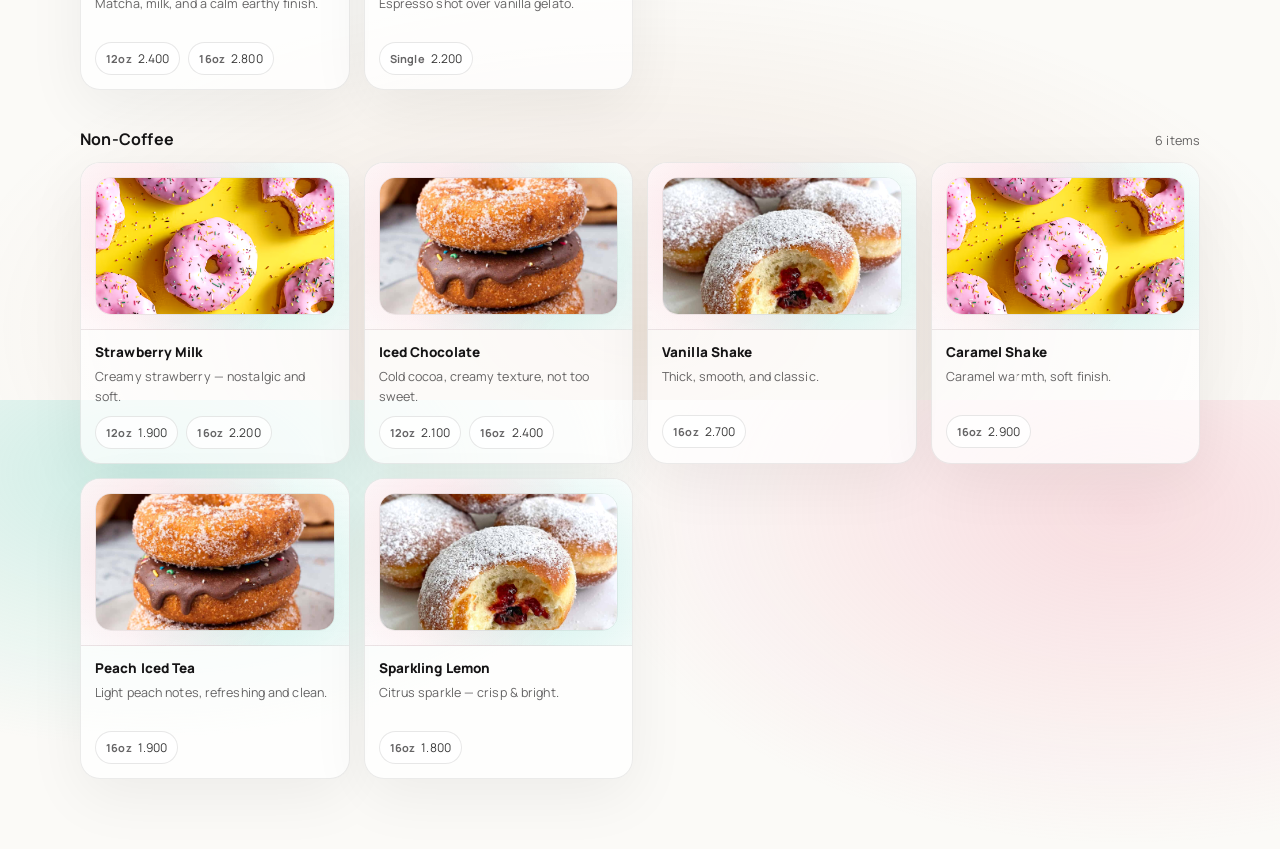
<file: menu1.html>
<!doctype html>
<html lang="en">
<head>
  <meta charset="utf-8" />
  <meta name="viewport" content="width=device-width,initial-scale=1" />
  <title>Loopy — Donuts & Coffee Menu</title>
  <link rel="icon" href="favicon.png" type="image/x-icon">
  <!-- Fonts (optional). If you want 100% offline, remove this link. -->
  <link rel="preconnect" href="https://fonts.googleapis.com">
  <link rel="preconnect" href="https://fonts.gstatic.com" crossorigin>
  <link href="https://fonts.googleapis.com/css2?family=Manrope:wght@300;400;500;600;700;800&display=swap" rel="stylesheet">
  <link rel="stylesheet" href="style.css" />

</head>

<body>

  <header>
    <div class="wrap">
      <div class="topbar">
        <a href="#" class="brand" aria-label="Loopy">
          <img src="logo3.png" alt="Loopy" class="brandLogo" />
        </a>
      </div>
    </div>
  </header>

  <div class="catStripSpacer" id="catStripSpacer" aria-hidden="true"></div>

  <nav class="catStrip" id="catStrip" aria-label="Menu categories">
    <div class="wrap">
      <div class="cats" role="tablist">
        <button class="catBtn" data-cat="featured" aria-current="true" role="tab">Featured</button>
        <button class="catBtn" data-cat="donuts" role="tab">Donuts</button>
        <button class="catBtn" data-cat="signature" role="tab">Signature Donuts</button>
        <button class="catBtn" data-cat="hot" role="tab">Hot Coffee</button>
        <button class="catBtn" data-cat="iced" role="tab">Iced Coffee</button>
        <button class="catBtn" data-cat="noncoffee" role="tab">Non-Coffee</button>
      </div>
    </div>
  </nav>



  <main class="wrap" id="menuRoot" aria-label="Menu">

    <section id="sec-featured" class="menuSection">
      <div class="sectionHead">
        <div>
          <h3>Featured</h3>
        </div>
        <p>3 items</p>
      </div>
      <div class="grid">
        <article class="card" data-cat="Featured" data-name="Pistachio Rose" data-desc="Soft glaze, crushed pistachio, a subtle floral finish." data-img="image.png" data-prices='[{"label":"1 pc","value":"1.200"}]'>
          <div class="media">
            <img src="image.png" alt="Pistachio Rose" loading="lazy" />
          </div>
          <div class="content">
            <div class="topline"><h4 class="name">Pistachio Rose</h4></div>
            <p class="desc">Soft glaze, crushed pistachio, a subtle floral finish.</p>
            <div class="prices">
              <div class="priceChips">
                <span class="chip"><small>1 pc</small> 1.200</span>
              </div>
            </div>
          </div>
        </article>
        <article class="card" data-cat="Featured" data-name="Iced Spanish Latte" data-desc="Bold espresso, silky milk, gentle sweetness." data-img="image1.png" data-prices='[{"label":"12oz","value":"2.100"},{"label":"16oz","value":"2.400"}]'>
          <div class="media">
            <img src="image1.png" alt="Iced Spanish Latte" loading="lazy" />
          </div>
          <div class="content">
            <div class="topline"><h4 class="name">Iced Spanish Latte</h4></div>
            <p class="desc">Bold espresso, silky milk, gentle sweetness.</p>
            <div class="prices">
              <div class="priceChips">
                <span class="chip"><small>12oz</small> 2.100</span>
                <span class="chip"><small>16oz</small> 2.400</span>
              </div>
            </div>
          </div>
        </article>
        <article class="card" data-cat="Featured" data-name="Classic Cinnamon" data-desc="Warm cinnamon sugar, light vanilla crumb." data-img="image2.png" data-prices='[{"label":"1 pc","value":"0.950"}]'>
          <div class="media">
            <img src="image2.png" alt="Classic Cinnamon" loading="lazy" />
          </div>
          <div class="content">
            <div class="topline"><h4 class="name">Classic Cinnamon</h4></div>
            <p class="desc">Warm cinnamon sugar, light vanilla crumb.</p>
            <div class="prices">
              <div class="priceChips">
                <span class="chip"><small>1 pc</small> 0.950</span>
              </div>
            </div>
          </div>
        </article>
        <article class="card" data-cat="Featured" data-name="Classic Cinnamon" data-desc="Warm cinnamon sugar, light vanilla crumb." data-img="image2.png" data-prices='[{"label":"1 pc","value":"0.950"}]'>
          <div class="media">
            <img src="image2.png" alt="Classic Cinnamon" loading="lazy" />
          </div>
          <div class="content">
            <div class="topline"><h4 class="name">Classic Cinnamon</h4></div>
            <p class="desc">Warm cinnamon sugar, light vanilla crumb.</p>
            <div class="prices">
              <div class="priceChips">
                <span class="chip"><small>1 pc</small> 0.950</span>
              </div>
            </div>
          </div>
        </article>
      </div>
    </section>

    <section id="sec-donuts" class="menuSection">
      <div class="sectionHead">
        <div>
          <h3>Donuts</h3>
        </div>
        <p>6 items</p>
      </div>
      <div class="grid">
        <article class="card" data-cat="Donuts" data-name="Sugar Cloud" data-desc="Powdered sugar finish — airy and light." data-img="image.png" data-prices='[{"label":"1 pc","value":"0.900"}]'>
          <div class="media"><img src="image.png" alt="Sugar Cloud" loading="lazy" /></div>
          <div class="content">
            <div class="topline"><h4 class="name">Sugar Cloud</h4></div>
            <p class="desc">Powdered sugar finish — airy and light.</p>
            <div class="prices"><div class="priceChips"><span class="chip"><small>1 pc</small> 0.900</span></div></div>
          </div>
        </article>
        <article class="card" data-cat="Donuts" data-name="Chocolate Glaze" data-desc="Deep cocoa glaze with a clean bite." data-img="image1.png" data-prices='[{"label":"1 pc","value":"1.000"}]'>
          <div class="media"><img src="image1.png" alt="Chocolate Glaze" loading="lazy" /></div>
          <div class="content">
            <div class="topline"><h4 class="name">Chocolate Glaze</h4></div>
            <p class="desc">Deep cocoa glaze with a clean bite.</p>
            <div class="prices"><div class="priceChips"><span class="chip"><small>1 pc</small> 1.000</span></div></div>
          </div>
        </article>
        <article class="card" data-cat="Donuts" data-name="Vanilla Sprinkle" data-desc="Vanilla glaze + pastel sprinkles." data-img="image2.png" data-prices='[{"label":"1 pc","value":"1.050"}]'>
          <div class="media"><img src="image2.png" alt="Vanilla Sprinkle" loading="lazy" /></div>
          <div class="content">
            <div class="topline"><h4 class="name">Vanilla Sprinkle</h4></div>
            <p class="desc">Vanilla glaze + pastel sprinkles.</p>
            <div class="prices"><div class="priceChips"><span class="chip"><small>1 pc</small> 1.050</span></div></div>
          </div>
        </article>
        <article class="card" data-cat="Donuts" data-name="Caramel Sea Salt" data-desc="Caramel glaze with a gentle salty pop." data-img="image.png" data-prices='[{"label":"1 pc","value":"1.150"}]'>
          <div class="media"><img src="image.png" alt="Caramel Sea Salt" loading="lazy" /></div>
          <div class="content">
            <div class="topline"><h4 class="name">Caramel Sea Salt</h4></div>
            <p class="desc">Caramel glaze with a gentle salty pop.</p>
            <div class="prices"><div class="priceChips"><span class="chip"><small>1 pc</small> 1.150</span></div></div>
          </div>
        </article>
        <article class="card" data-cat="Donuts" data-name="Strawberry Milk" data-desc="Creamy strawberry glaze, soft &amp; sweet." data-img="image1.png" data-prices='[{"label":"1 pc","value":"1.100"}]'>
          <div class="media"><img src="image1.png" alt="Strawberry Milk" loading="lazy" /></div>
          <div class="content">
            <div class="topline"><h4 class="name">Strawberry Milk</h4></div>
            <p class="desc">Creamy strawberry glaze, soft &amp; sweet.</p>
            <div class="prices"><div class="priceChips"><span class="chip"><small>1 pc</small> 1.100</span></div></div>
          </div>
        </article>
        <article class="card" data-cat="Donuts" data-name="Espresso Dust" data-desc="Espresso sugar, cocoa, and calm bitterness." data-img="image2.png" data-prices='[{"label":"1 pc","value":"1.150"}]'>
          <div class="media"><img src="image2.png" alt="Espresso Dust" loading="lazy" /></div>
          <div class="content">
            <div class="topline"><h4 class="name">Espresso Dust</h4></div>
            <p class="desc">Espresso sugar, cocoa, and calm bitterness.</p>
            <div class="prices"><div class="priceChips"><span class="chip"><small>1 pc</small> 1.150</span></div></div>
          </div>
        </article>
      </div>
    </section>

    <section id="sec-signature" class="menuSection">
      <div class="sectionHead">
        <div>
          <h3>Signature Donuts</h3>
        </div>
        <p>6 items</p>
      </div>
      <div class="grid">
        <article class="card" data-cat="Signature Donuts" data-name="Lotus Crunch" data-desc="Biscoff glaze, cookie crumble, caramel warmth." data-img="image.png" data-prices='[{"label":"1 pc","value":"1.300"}]'>
          <div class="media"><img src="image.png" alt="Lotus Crunch" loading="lazy" /></div>
          <div class="content">
            <div class="topline"><h4 class="name">Lotus Crunch</h4></div>
            <p class="desc">Biscoff glaze, cookie crumble, caramel warmth.</p>
            <div class="prices"><div class="priceChips"><span class="chip"><small>1 pc</small> 1.300</span></div></div>
          </div>
        </article>
        <article class="card" data-cat="Signature Donuts" data-name="Matcha White" data-desc="Matcha glaze with white chocolate drizzle." data-img="image1.png" data-prices='[{"label":"1 pc","value":"1.350"}]'>
          <div class="media"><img src="image1.png" alt="Matcha White" loading="lazy" /></div>
          <div class="content">
            <div class="topline"><h4 class="name">Matcha White</h4></div>
            <p class="desc">Matcha glaze with white chocolate drizzle.</p>
            <div class="prices"><div class="priceChips"><span class="chip"><small>1 pc</small> 1.350</span></div></div>
          </div>
        </article>
        <article class="card" data-cat="Signature Donuts" data-name="Cookies &amp; Cream" data-desc="Oreo crumble, vanilla glaze, clean finish." data-img="image2.png" data-prices='[{"label":"1 pc","value":"1.350"}]'>
          <div class="media"><img src="image2.png" alt="Cookies &amp; Cream" loading="lazy" /></div>
          <div class="content">
            <div class="topline"><h4 class="name">Cookies &amp; Cream</h4></div>
            <p class="desc">Oreo crumble, vanilla glaze, clean finish.</p>
            <div class="prices"><div class="priceChips"><span class="chip"><small>1 pc</small> 1.350</span></div></div>
          </div>
        </article>
        <article class="card" data-cat="Signature Donuts" data-name="Pistachio Cream" data-desc="Pistachio filling, soft glaze, crunchy top." data-img="image.png" data-prices='[{"label":"1 pc","value":"1.450"}]'>
          <div class="media"><img src="image.png" alt="Pistachio Cream" loading="lazy" /></div>
          <div class="content">
            <div class="topline"><h4 class="name">Pistachio Cream</h4></div>
            <p class="desc">Pistachio filling, soft glaze, crunchy top.</p>
            <div class="prices"><div class="priceChips"><span class="chip"><small>1 pc</small> 1.450</span></div></div>
          </div>
        </article>
        <article class="card" data-cat="Signature Donuts" data-name="Raspberry Jam" data-desc="Jam-filled, bright berry note, soft dough." data-img="image1.png" data-prices='[{"label":"1 pc","value":"1.350"}]'>
          <div class="media"><img src="image1.png" alt="Raspberry Jam" loading="lazy" /></div>
          <div class="content">
            <div class="topline"><h4 class="name">Raspberry Jam</h4></div>
            <p class="desc">Jam-filled, bright berry note, soft dough.</p>
            <div class="prices"><div class="priceChips"><span class="chip"><small>1 pc</small> 1.350</span></div></div>
          </div>
        </article>
        <article class="card" data-cat="Signature Donuts" data-name="Triple Chocolate" data-desc="Chocolate glaze + drizzle + cocoa dust." data-img="image2.png" data-prices='[{"label":"1 pc","value":"1.450"}]'>
          <div class="media"><img src="image2.png" alt="Triple Chocolate" loading="lazy" /></div>
          <div class="content">
            <div class="topline"><h4 class="name">Triple Chocolate</h4></div>
            <p class="desc">Chocolate glaze + drizzle + cocoa dust.</p>
            <div class="prices"><div class="priceChips"><span class="chip"><small>1 pc</small> 1.450</span></div></div>
          </div>
        </article>
      </div>
    </section>

    <section id="sec-hot" class="menuSection">
      <div class="sectionHead">
        <div>
          <h3>Hot Coffee</h3>
        </div>
        <p>6 items</p>
      </div>
      <div class="grid">
        <article class="card" data-cat="Hot Coffee" data-name="Americano" data-desc="Clean espresso with hot water — crisp and simple." data-img="image.png" data-prices='[{"label":"8oz","value":"1.200"},{"label":"12oz","value":"1.500"}]'>
          <div class="media"><img src="image.png" alt="Americano" loading="lazy" /></div>
          <div class="content">
            <div class="topline"><h4 class="name">Americano</h4></div>
            <p class="desc">Clean espresso with hot water — crisp and simple.</p>
            <div class="prices">
              <div class="priceChips">
                <span class="chip"><small>8oz</small> 1.200</span>
                <span class="chip"><small>12oz</small> 1.500</span>
              </div>
            </div>
          </div>
        </article>
        <article class="card" data-cat="Hot Coffee" data-name="Latte" data-desc="Silky steamed milk with balanced espresso." data-img="image1.png" data-prices='[{"label":"8oz","value":"1.700"},{"label":"12oz","value":"1.900"}]'>
          <div class="media"><img src="image1.png" alt="Latte" loading="lazy" /></div>
          <div class="content">
            <div class="topline"><h4 class="name">Latte</h4></div>
            <p class="desc">Silky steamed milk with balanced espresso.</p>
            <div class="prices">
              <div class="priceChips">
                <span class="chip"><small>8oz</small> 1.700</span>
                <span class="chip"><small>12oz</small> 1.900</span>
              </div>
            </div>
          </div>
        </article>
        <article class="card" data-cat="Hot Coffee" data-name="Cappuccino" data-desc="Foamy, aromatic, and classic." data-img="image2.png" data-prices='[{"label":"8oz","value":"1.700"}]'>
          <div class="media"><img src="image2.png" alt="Cappuccino" loading="lazy" /></div>
          <div class="content">
            <div class="topline"><h4 class="name">Cappuccino</h4></div>
            <p class="desc">Foamy, aromatic, and classic.</p>
            <div class="prices"><div class="priceChips"><span class="chip"><small>8oz</small> 1.700</span></div></div>
          </div>
        </article>
        <article class="card" data-cat="Hot Coffee" data-name="Mocha" data-desc="Cocoa + espresso + milk. Soft sweetness." data-img="image.png" data-prices='[{"label":"8oz","value":"1.900"},{"label":"12oz","value":"2.200"}]'>
          <div class="media"><img src="image.png" alt="Mocha" loading="lazy" /></div>
          <div class="content">
            <div class="topline"><h4 class="name">Mocha</h4></div>
            <p class="desc">Cocoa + espresso + milk. Soft sweetness.</p>
            <div class="prices">
              <div class="priceChips">
                <span class="chip"><small>8oz</small> 1.900</span>
                <span class="chip"><small>12oz</small> 2.200</span>
              </div>
            </div>
          </div>
        </article>
        <article class="card" data-cat="Hot Coffee" data-name="Flat White" data-desc="Velvety micro-foam, stronger espresso profile." data-img="image1.png" data-prices='[{"label":"8oz","value":"1.900"}]'>
          <div class="media"><img src="image1.png" alt="Flat White" loading="lazy" /></div>
          <div class="content">
            <div class="topline"><h4 class="name">Flat White</h4></div>
            <p class="desc">Velvety micro-foam, stronger espresso profile.</p>
            <div class="prices"><div class="priceChips"><span class="chip"><small>8oz</small> 1.900</span></div></div>
          </div>
        </article>
        <article class="card" data-cat="Hot Coffee" data-name="Hot Chocolate" data-desc="Creamy cocoa. Comfort in a cup." data-img="image2.png" data-prices='[{"label":"12oz","value":"2.000"}]'>
          <div class="media"><img src="image2.png" alt="Hot Chocolate" loading="lazy" /></div>
          <div class="content">
            <div class="topline"><h4 class="name">Hot Chocolate</h4></div>
            <p class="desc">Creamy cocoa. Comfort in a cup.</p>
            <div class="prices"><div class="priceChips"><span class="chip"><small>12oz</small> 2.000</span></div></div>
          </div>
        </article>
      </div>
    </section>

    <section id="sec-iced" class="menuSection">
      <div class="sectionHead">
        <div>
          <h3>Iced Coffee</h3>
        </div>
        <p>6 items</p>
      </div>
      <div class="grid">
        <article class="card" data-cat="Iced Coffee" data-name="Iced Latte" data-desc="Chilled milk + espresso — clean and soft." data-img="image.png" data-prices='[{"label":"12oz","value":"2.000"},{"label":"16oz","value":"2.300"}]'>
          <div class="media"><img src="image.png" alt="Iced Latte" loading="lazy" /></div>
          <div class="content">
            <div class="topline"><h4 class="name">Iced Latte</h4></div>
            <p class="desc">Chilled milk + espresso — clean and soft.</p>
            <div class="prices">
              <div class="priceChips">
                <span class="chip"><small>12oz</small> 2.000</span>
                <span class="chip"><small>16oz</small> 2.300</span>
              </div>
            </div>
          </div>
        </article>
        <article class="card" data-cat="Iced Coffee" data-name="Iced Americano" data-desc="Sharp espresso, light and crisp over ice." data-img="image1.png" data-prices='[{"label":"12oz","value":"1.700"},{"label":"16oz","value":"2.000"}]'>
          <div class="media"><img src="image1.png" alt="Iced Americano" loading="lazy" /></div>
          <div class="content">
            <div class="topline"><h4 class="name">Iced Americano</h4></div>
            <p class="desc">Sharp espresso, light and crisp over ice.</p>
            <div class="prices">
              <div class="priceChips">
                <span class="chip"><small>12oz</small> 1.700</span>
                <span class="chip"><small>16oz</small> 2.000</span>
              </div>
            </div>
          </div>
        </article>
        <article class="card" data-cat="Iced Coffee" data-name="Iced Mocha" data-desc="Cocoa + espresso. Smooth sweetness." data-img="image2.png" data-prices='[{"label":"12oz","value":"2.300"},{"label":"16oz","value":"2.600"}]'>
          <div class="media"><img src="image2.png" alt="Iced Mocha" loading="lazy" /></div>
          <div class="content">
            <div class="topline"><h4 class="name">Iced Mocha</h4></div>
            <p class="desc">Cocoa + espresso. Smooth sweetness.</p>
            <div class="prices">
              <div class="priceChips">
                <span class="chip"><small>12oz</small> 2.300</span>
                <span class="chip"><small>16oz</small> 2.600</span>
              </div>
            </div>
          </div>
        </article>
        <article class="card" data-cat="Iced Coffee" data-name="Cold Brew" data-desc="Slow-brewed for low acidity and extra smoothness." data-img="image.png" data-prices='[{"label":"12oz","value":"2.200"},{"label":"16oz","value":"2.600"}]'>
          <div class="media"><img src="image.png" alt="Cold Brew" loading="lazy" /></div>
          <div class="content">
            <div class="topline"><h4 class="name">Cold Brew</h4></div>
            <p class="desc">Slow-brewed for low acidity and extra smoothness.</p>
            <div class="prices">
              <div class="priceChips">
                <span class="chip"><small>12oz</small> 2.200</span>
                <span class="chip"><small>16oz</small> 2.600</span>
              </div>
            </div>
          </div>
        </article>
        <article class="card" data-cat="Iced Coffee" data-name="Iced Matcha Latte" data-desc="Matcha, milk, and a calm earthy finish." data-img="image1.png" data-prices='[{"label":"12oz","value":"2.400"},{"label":"16oz","value":"2.800"}]'>
          <div class="media"><img src="image1.png" alt="Iced Matcha Latte" loading="lazy" /></div>
          <div class="content">
            <div class="topline"><h4 class="name">Iced Matcha Latte</h4></div>
            <p class="desc">Matcha, milk, and a calm earthy finish.</p>
            <div class="prices">
              <div class="priceChips">
                <span class="chip"><small>12oz</small> 2.400</span>
                <span class="chip"><small>16oz</small> 2.800</span>
              </div>
            </div>
          </div>
        </article>
        <article class="card" data-cat="Iced Coffee" data-name="Affogato (Mini)" data-desc="Espresso shot over vanilla gelato." data-img="image2.png" data-prices='[{"label":"Single","value":"2.200"}]'>
          <div class="media"><img src="image2.png" alt="Affogato (Mini)" loading="lazy" /></div>
          <div class="content">
            <div class="topline"><h4 class="name">Affogato (Mini)</h4></div>
            <p class="desc">Espresso shot over vanilla gelato.</p>
            <div class="prices"><div class="priceChips"><span class="chip"><small>Single</small> 2.200</span></div></div>
          </div>
        </article>
      </div>
    </section>

    <section id="sec-noncoffee" class="menuSection">
      <div class="sectionHead">
        <div>
          <h3>Non-Coffee</h3>
        </div>
        <p>6 items</p>
      </div>
      <div class="grid">
        <article class="card" data-cat="Non-Coffee" data-name="Strawberry Milk" data-desc="Creamy strawberry — nostalgic and soft." data-img="image.png" data-prices='[{"label":"12oz","value":"1.900"},{"label":"16oz","value":"2.200"}]'>
          <div class="media"><img src="image.png" alt="Strawberry Milk" loading="lazy" /></div>
          <div class="content">
            <div class="topline"><h4 class="name">Strawberry Milk</h4></div>
            <p class="desc">Creamy strawberry — nostalgic and soft.</p>
            <div class="prices">
              <div class="priceChips">
                <span class="chip"><small>12oz</small> 1.900</span>
                <span class="chip"><small>16oz</small> 2.200</span>
              </div>
            </div>
          </div>
        </article>
        <article class="card" data-cat="Non-Coffee" data-name="Iced Chocolate" data-desc="Cold cocoa, creamy texture, not too sweet." data-img="image1.png" data-prices='[{"label":"12oz","value":"2.100"},{"label":"16oz","value":"2.400"}]'>
          <div class="media"><img src="image1.png" alt="Iced Chocolate" loading="lazy" /></div>
          <div class="content">
            <div class="topline"><h4 class="name">Iced Chocolate</h4></div>
            <p class="desc">Cold cocoa, creamy texture, not too sweet.</p>
            <div class="prices">
              <div class="priceChips">
                <span class="chip"><small>12oz</small> 2.100</span>
                <span class="chip"><small>16oz</small> 2.400</span>
              </div>
            </div>
          </div>
        </article>
        <article class="card" data-cat="Non-Coffee" data-name="Vanilla Shake" data-desc="Thick, smooth, and classic." data-img="image2.png" data-prices='[{"label":"16oz","value":"2.700"}]'>
          <div class="media"><img src="image2.png" alt="Vanilla Shake" loading="lazy" /></div>
          <div class="content">
            <div class="topline"><h4 class="name">Vanilla Shake</h4></div>
            <p class="desc">Thick, smooth, and classic.</p>
            <div class="prices"><div class="priceChips"><span class="chip"><small>16oz</small> 2.700</span></div></div>
          </div>
        </article>
        <article class="card" data-cat="Non-Coffee" data-name="Caramel Shake" data-desc="Caramel warmth, soft finish." data-img="image.png" data-prices='[{"label":"16oz","value":"2.900"}]'>
          <div class="media"><img src="image.png" alt="Caramel Shake" loading="lazy" /></div>
          <div class="content">
            <div class="topline"><h4 class="name">Caramel Shake</h4></div>
            <p class="desc">Caramel warmth, soft finish.</p>
            <div class="prices"><div class="priceChips"><span class="chip"><small>16oz</small> 2.900</span></div></div>
          </div>
        </article>
        <article class="card" data-cat="Non-Coffee" data-name="Peach Iced Tea" data-desc="Light peach notes, refreshing and clean." data-img="image1.png" data-prices='[{"label":"16oz","value":"1.900"}]'>
          <div class="media"><img src="image1.png" alt="Peach Iced Tea" loading="lazy" /></div>
          <div class="content">
            <div class="topline"><h4 class="name">Peach Iced Tea</h4></div>
            <p class="desc">Light peach notes, refreshing and clean.</p>
            <div class="prices"><div class="priceChips"><span class="chip"><small>16oz</small> 1.900</span></div></div>
          </div>
        </article>
        <article class="card" data-cat="Non-Coffee" data-name="Sparkling Lemon" data-desc="Citrus sparkle — crisp &amp; bright." data-img="image2.png" data-prices='[{"label":"16oz","value":"1.800"}]'>
          <div class="media"><img src="image2.png" alt="Sparkling Lemon" loading="lazy" /></div>
          <div class="content">
            <div class="topline"><h4 class="name">Sparkling Lemon</h4></div>
            <p class="desc">Citrus sparkle — crisp &amp; bright.</p>
            <div class="prices"><div class="priceChips"><span class="chip"><small>16oz</small> 1.800</span></div></div>
          </div>
        </article>
      </div>
    </section>

  </main>

  <!-- Modal -->
  <div class="modalBack" id="modalBack" role="dialog" aria-modal="true" aria-label="Item details" data-open="false">
    <div class="modal" role="document">
      <div class="modalTop">
        <b id="modalCat">Category</b>
        <button class="close" id="closeModal" aria-label="Close">✕</button>
      </div>
      <div class="modalBody">
        <div class="modalMedia">
          <img id="modalImg" alt="" />
        </div>
        <div class="modalInfo">
          <h4 id="modalTitle">Item</h4>
          <p id="modalDesc">Description</p>
          <div class="priceChips" id="modalPrices"></div>
        </div>
      </div>
    </div>
  </div>

  <script>
    (function(){
      var header = document.querySelector("header");
      var catStrip = document.getElementById("catStrip");
      var spacer = document.getElementById("catStripSpacer");
      function updateStrip(){
        if(!header || !catStrip || !spacer) return;
        spacer.style.height = catStrip.offsetHeight + "px";
        catStrip.style.top = (window.scrollY > header.offsetHeight ? 0 : header.offsetHeight) + "px";
      }
      updateStrip();
      window.addEventListener("scroll", updateStrip, { passive: true });
      window.addEventListener("resize", updateStrip);

      /* عند السكرول: تحديث البار حسب الكاتوقري الظاهر + تحريك البار يمين/يسار لعرض الزر النشط */
      var sections = document.querySelectorAll(".menuSection");
      var catBtns = document.querySelectorAll(".catBtn");
      var catsEl = document.querySelector(".cats");
      function updateCatFromScroll(){
        if(!sections.length || !catBtns.length) return;
        var y = 180;
        var current = null;
        for(var i = 0; i < sections.length; i++){
          var t = sections[i].getBoundingClientRect().top;
          if(t <= y && (current === null || t > current.getBoundingClientRect().top)) current = sections[i];
        }
        if(!current) current = sections[0];
        var catId = current.id ? current.id.replace("sec-","") : "featured";
        var activeBtn = null;
        catBtns.forEach(function(b){
          var isActive = b.dataset.cat === catId;
          b.setAttribute("aria-current", isActive ? "true" : "false");
          if(isActive) activeBtn = b;
        });
        if(activeBtn && catsEl) activeBtn.scrollIntoView({ inline: "center", block: "nearest", behavior: "smooth" });
      }
      window.addEventListener("scroll", updateCatFromScroll, { passive: true });
      window.addEventListener("resize", updateCatFromScroll);
      updateCatFromScroll();

      var root = document.getElementById("menuRoot");
      var searchInput = document.getElementById("searchInput");
      if(searchInput) searchInput.addEventListener("input", function(){
        var q = this.value.trim().toLowerCase();
        root.querySelectorAll(".card").forEach(function(c){
          var sec = c.closest(".menuSection");
          var text = (c.dataset.name + " " + c.dataset.desc + " " + (sec ? sec.querySelector("h3").textContent : "")).toLowerCase();
          c.style.display = q && text.indexOf(q) === -1 ? "none" : "";
        });
        root.querySelectorAll(".menuSection").forEach(function(s){
          s.style.display = s.querySelector(".card:not([style*='none'])") ? "" : "none";
        });
      });

      document.querySelectorAll(".catBtn").forEach(function(btn){
        btn.addEventListener("click", function(){
          document.querySelectorAll(".catBtn").forEach(function(b){ b.setAttribute("aria-current", b === btn ? "true" : "false"); });
          if(catsEl) btn.scrollIntoView({ inline: "center", block: "nearest", behavior: "smooth" });
          if(searchInput) searchInput.value = "";
          root.querySelectorAll(".menuSection, .card").forEach(function(el){ el.style.display = ""; });
          var t = document.getElementById("sec-" + btn.dataset.cat);
          if(t) t.scrollIntoView({ behavior: "smooth", block: "start" });
        });
      });

      root.addEventListener("click", function(e){
        var media = e.target.closest(".media");
        if(!media) return;
        var card = media.closest(".card");
        if(!card) return;
        var prices = JSON.parse(card.dataset.prices || "[]");
        document.getElementById("modalCat").textContent = card.dataset.cat;
        document.getElementById("modalImg").src = card.dataset.img;
        document.getElementById("modalImg").alt = card.dataset.name;
        document.getElementById("modalTitle").textContent = card.dataset.name;
        document.getElementById("modalDesc").textContent = card.dataset.desc;
        document.getElementById("modalPrices").innerHTML = prices.map(function(p){ return "<span class=\"chip\"><small>" + p.label + "</small> " + p.value + "</span>"; }).join("");
        document.getElementById("modalBack").setAttribute("data-open", "true");
        document.body.style.overflow = "hidden";
      });

      function closeModal(){
        document.getElementById("modalBack").setAttribute("data-open", "false");
        document.body.style.overflow = "";
      }
      document.getElementById("closeModal").addEventListener("click", closeModal);
      document.getElementById("modalBack").addEventListener("click", function(e){ if(e.target === this) closeModal(); });
      window.addEventListener("keydown", function(e){ if(e.key === "Escape") closeModal(); });

      var scrollFeatured = document.getElementById("scrollFeatured");
      if(scrollFeatured) scrollFeatured.addEventListener("click", function(){
        document.querySelectorAll(".catBtn").forEach(function(b){ b.setAttribute("aria-current", b.dataset.cat === "featured" ? "true" : "false"); });
        var t = document.getElementById("sec-featured");
        if(t) t.scrollIntoView({ behavior: "smooth", block: "start" });
      });
    })();
  </script>
</body>
</html>
</file>
<file: style.css>
/* Loopy — Donuts & Coffee Menu */
:root{
  /* Calm, premium, pastel + coffee-ish accents */
  --bg: #fbfaf7;
  --panel: rgba(255,255,255,.72);
  --panel-strong: rgba(255,255,255,.92);
  --text: #151415;
  --muted: rgba(21,20,21,.66);
  --muted-2: rgba(21,20,21,.42);

  --mint: #79d6c6;
  --mint-2: #4cc5b2;
  --blush: #f3a7b6;
  --blush-2:#ea7f96;

  --coffee: #4b2a1f;
  --caramel:#b77a52;

  --stroke: rgba(21,20,21,.10);
  --stroke-2: rgba(21,20,21,.16);

  --shadow: 0 18px 60px rgba(0,0,0,.08);
  --shadow-soft: 0 12px 40px rgba(0,0,0,.06);

  --r-xl: 26px;
  --r-lg: 20px;
  --r-md: 16px;
  --r-sm: 12px;

  --max: 1120px;
  --ease: cubic-bezier(.2,.9,.2,1);
}

* { box-sizing: border-box; }
html,body{ height:100%; }
body{
  margin:0;
  font-family: Manrope, system-ui, -apple-system, Segoe UI, Roboto, Arial, sans-serif;
  color: var(--text);
  background:
    radial-gradient(900px 500px at 12% 8%, rgba(121,214,198,.35), transparent 55%),
    radial-gradient(900px 560px at 88% 12%, rgba(243,167,182,.35), transparent 60%),
    radial-gradient(1200px 600px at 50% 92%, rgba(183,122,82,.16), transparent 58%),
    var(--bg);
  letter-spacing: .1px;
}

/* Top "soft noise" effect (pure CSS) */
body::before{
  content:"";
  position: fixed;
  inset:0;
  pointer-events:none;
  z-index: -1;
  background:
    repeating-linear-gradient(0deg, rgba(0,0,0,.015) 0 1px, transparent 1px 3px);
  mix-blend-mode: multiply;
  opacity:.30;
}

a{ color: inherit; text-decoration: none; }
.wrap{ width:min(var(--max), calc(100% - 40px)); margin: 0 auto; }

/* Header */
header{
  backdrop-filter: blur(14px);
  -webkit-backdrop-filter: blur(14px);
  background: rgba(251,250,247,.55);
}
.topbar{
  display:flex;
  align-items:center;
  justify-content:center;
  gap: 14px;
  padding: 14px 0;
}

.brand{
  display: block;
  min-width: 0;
}
.brandLogo{
  display: block;
  height: 44px;
  width: auto;
  object-fit: contain;
}

.search{
  flex: 1;
  max-width: 520px;
  display:flex;
  gap: 10px;
  align-items:center;
  background: var(--panel);
  border: 1px solid rgba(21,20,21,.08);
  border-radius: 999px;
  padding: 10px 14px;
  box-shadow: 0 14px 40px rgba(0,0,0,.05);
}
.search svg{ flex: 0 0 auto; opacity:.75; }
.search input{
  border:0;
  background: transparent;
  outline: none;
  width: 100%;
  font-size: 13px;
  color: var(--text);
}
.pill{
  display:inline-flex;
  align-items:center;
  gap: 8px;
  border-radius: 999px;
  padding: 9px 12px;
  background: var(--panel);
  border: 1px solid rgba(21,20,21,.08);
  box-shadow: 0 12px 34px rgba(0,0,0,.05);
  font-size: 12px;
  color: var(--muted);
  white-space: nowrap;
}
.pill b{ color: var(--text); font-weight: 700; }

/* Hero */
.hero{
  padding: 22px 0 16px;
}
.heroCard{
  position: relative;
  border-radius: var(--r-xl);
  background:
    radial-gradient(1200px 340px at 20% 20%, rgba(121,214,198,.20), transparent 62%),
    radial-gradient(1200px 340px at 80% 30%, rgba(243,167,182,.20), transparent 62%),
    linear-gradient(180deg, rgba(255,255,255,.72), rgba(255,255,255,.50));
  border: 1px solid rgba(21,20,21,.08);
  box-shadow: var(--shadow);
  overflow:hidden;
}
.heroInner{
  display:grid;
  grid-template-columns: 1.2fr .8fr;
  gap: 18px;
  padding: 22px;
  align-items: center;
}
.hero h2{
  margin:0 0 10px;
  font-size: clamp(20px, 3.2vw, 34px);
  line-height: 1.05;
  letter-spacing: -0.6px;
}
.hero p{
  margin:0 0 16px;
  color: var(--muted);
  font-size: 14px;
  line-height: 1.6;
  max-width: 64ch;
}

.heroMeta{
  display:flex;
  flex-wrap: wrap;
  gap: 10px;
  align-items:center;
}
.btn{
  border: 0;
  cursor:pointer;
  border-radius: 999px;
  padding: 10px 14px;
  font-size: 13px;
  font-weight: 700;
  color: #101010;
  background:
    radial-gradient(18px 18px at 30% 30%, rgba(255,255,255,.7), rgba(255,255,255,0) 62%),
    linear-gradient(135deg, rgba(121,214,198,.95), rgba(243,167,182,.95));
  box-shadow: 0 16px 44px rgba(0,0,0,.12);
  border: 1px solid rgba(255,255,255,.65);
  transition: transform .25s var(--ease), filter .25s var(--ease);
}
.btn:hover{ transform: translateY(-1px); filter: saturate(1.03); }
.btn:active{ transform: translateY(0px) scale(.99); }

.heroArt{
  border-radius: var(--r-xl);
  background:
    radial-gradient(240px 240px at 28% 30%, rgba(243,167,182,.35), transparent 62%),
    radial-gradient(240px 240px at 70% 54%, rgba(121,214,198,.35), transparent 62%),
    linear-gradient(180deg, rgba(255,255,255,.7), rgba(255,255,255,.45));
  border: 1px solid rgba(21,20,21,.08);
  box-shadow: var(--shadow-soft);
  padding: 16px;
  display:flex;
  flex-direction:column;
  gap: 10px;
  position: relative;
  overflow:hidden;
  min-height: 190px;
}
.heroArt::before{
  content:"";
  position:absolute;
  inset:-40%;
  background:
    radial-gradient(circle at 42% 50%, rgba(255,255,255,.26), transparent 56%),
    radial-gradient(circle at 68% 40%, rgba(255,255,255,.18), transparent 52%),
    repeating-linear-gradient(45deg, rgba(0,0,0,.03) 0 2px, transparent 2px 8px);
  transform: rotate(12deg);
  opacity:.65;
}
.heroArtImg{
  border-radius: var(--r-md);
  overflow: hidden;
  border: 1px solid rgba(21,20,21,.08);
  flex: 0 0 auto;
  width: 100%;
  max-height: 120px;
  position: relative;
  z-index: 1;
}
.heroArtImg img{
  width: 100%;
  height: 100%;
  object-fit: cover;
  display: block;
}
.miniCard{
  position: relative;
  background: rgba(255,255,255,.72);
  border: 1px solid rgba(21,20,21,.08);
  border-radius: 18px;
  padding: 12px 12px;
  display:flex;
  align-items:center;
  justify-content:space-between;
  gap: 12px;
}
.miniCard b{ font-size: 12.5px; }
.miniCard span{
  font-size: 12px;
  color: var(--muted);
  display:block;
  margin-top: 2px;
}
.tag{
  display:inline-flex;
  align-items:center;
  gap: 8px;
  border-radius: 999px;
  padding: 8px 10px;
  font-size: 12px;
  border: 1px solid rgba(21,20,21,.08);
  background: rgba(255,255,255,.8);
  color: var(--muted);
  white-space: nowrap;
}

/* Category strip */
.catStrip{
  position: fixed;
  left: 0;
  right: 0;
  top: 62px;
  width: 100%;
  z-index: 100;
  backdrop-filter: blur(14px);
  -webkit-backdrop-filter: blur(14px);
  background: rgba(251,250,247,.55);
  padding: 14px 0 16px;
  transition: top .2s ease;
}
.catStripSpacer{
  height: 56px;
  flex-shrink: 0;
}
.catStrip .wrap{
  overflow: hidden;
}
.cats{
  display: flex;
  gap: 10px;
  flex-wrap: nowrap;
  overflow-x: auto;
  overflow-y: hidden;
  scroll-behavior: smooth;
  padding: 4px 0 2px;
  -webkit-overflow-scrolling: touch;
  scrollbar-width: none;
  -ms-overflow-style: none;
}
.cats::-webkit-scrollbar{ display: none; }
.catBtn{
  flex-shrink: 0;
  white-space: nowrap;
  border: 1px solid rgba(21,20,21,.10);
  background: rgba(255,255,255,.66);
  color: var(--muted);
  border-radius: 999px;
  padding: 9px 12px;
  font-size: 12px;
  font-weight: 700;
  cursor:pointer;
  transition: transform .22s var(--ease), background .22s var(--ease), color .22s var(--ease);
}
.catBtn:hover{ transform: translateY(-1px); }
.catBtn[aria-current="true"]{
  background:
    radial-gradient(18px 18px at 30% 30%, rgba(255,255,255,.72), rgba(255,255,255,0) 62%),
    linear-gradient(135deg, rgba(121,214,198,.70), rgba(243,167,182,.70));
  color: rgba(0,0,0,.88);
  border-color: rgba(255,255,255,.70);
  box-shadow: 0 16px 44px rgba(0,0,0,.10);
}

/* Sections + cards */
main{ padding: 18px 0 70px; }

section{
  margin-top: 20px;
  padding-top: 10px;
}
.sectionHead{
  display:flex;
  align-items: baseline;
  justify-content: space-between;
  gap: 14px;
  margin: 8px 0 12px;
}
.sectionHead h3{
  margin:0;
  font-size: 16px;
  letter-spacing: .2px;
}
.sectionHead p{
  margin:0;
  color: var(--muted);
  font-size: 12.5px;
}

.grid{
  display:grid;
  grid-template-columns: repeat(4, minmax(0, 1fr));
  gap: 14px;
}

.card{
  border-radius: var(--r-lg);
  background: rgba(255,255,255,.72);
  border: 1px solid rgba(21,20,21,.08);
  box-shadow: 0 18px 60px rgba(0,0,0,.06);
  overflow:hidden;
  transition: transform .25s var(--ease), box-shadow .25s var(--ease);
}
.card:hover{
  transform: translateY(-2px);
  box-shadow: 0 26px 70px rgba(0,0,0,.08);
}

.media{
  aspect-ratio: 16/10;
  cursor: pointer;
  background:
    radial-gradient(240px 240px at 30% 40%, rgba(243,167,182,.35), transparent 62%),
    radial-gradient(240px 240px at 70% 60%, rgba(121,214,198,.35), transparent 62%),
    linear-gradient(180deg, rgba(255,255,255,.82), rgba(255,255,255,.55));
  border-bottom: 1px solid rgba(21,20,21,.08);
  position: relative;
  display:flex;
  align-items:center;
  justify-content:center;
  padding: 14px;
}
.media img{
  width: 100%;
  height: 100%;
  object-fit: cover;
  border-radius: 16px;
  border: 1px solid rgba(0,0,0,.06);
  filter: saturate(1.02) contrast(1.02);
}

.content{
  padding: 14px 14px 14px;
}
.topline{
  display:flex;
  align-items:flex-start;
  justify-content: space-between;
  gap: 10px;
  margin-bottom: 6px;
}
.name{
  font-size: 13.5px;
  font-weight: 800;
  letter-spacing: .1px;
  margin:0;
  line-height: 1.25;
}
.desc{
  margin: 0 0 10px;
  font-size: 12.5px;
  color: var(--muted);
  line-height: 1.55;
  min-height: 38px;
}

.prices{
  display:flex;
  flex-wrap: wrap;
  gap: 8px;
  align-items:center;
  justify-content: space-between;
}
.priceChips{
  display:flex;
  flex-wrap: wrap;
  gap: 8px;
  align-items:center;
}
.chip{
  display:inline-flex;
  align-items: center;
  gap: 6px;
  border-radius: 999px;
  padding: 7px 10px;
  font-size: 12px;
  background: rgba(255,255,255,.78);
  border: 1px solid rgba(21,20,21,.10);
  color: rgba(0,0,0,.78);
  white-space: nowrap;
}
.chip small{
  font-size: 11px;
  color: var(--muted);
  font-weight: 700;
  letter-spacing: .2px;
}

.ghostBtn{
  border: 1px solid rgba(21,20,21,.10);
  background: rgba(255,255,255,.66);
  color: rgba(0,0,0,.78);
  border-radius: 999px;
  padding: 8px 10px;
  font-size: 12px;
  font-weight: 800;
  cursor:pointer;
  transition: transform .22s var(--ease);
}
.ghostBtn:hover{ transform: translateY(-1px); }
.ghostBtn:active{ transform: translateY(0px) scale(.99); }

/* Modal */
.modalBack{
  position: fixed;
  inset:0;
  display:none;
  align-items:center;
  justify-content:center;
  padding: 18px;
  background: rgba(0,0,0,.26);
  backdrop-filter: blur(10px);
  z-index: 200;
}
.modalBack[data-open="true"]{ display:flex; }
.modal{
  width: min(720px, 100%);
  border-radius: var(--r-xl);
  background: rgba(255,255,255,.92);
  border: 1px solid rgba(255,255,255,.75);
  box-shadow: 0 40px 120px rgba(0,0,0,.18);
  overflow:hidden;
  transform: translateY(6px);
  animation: pop .22s var(--ease) forwards;
}
@keyframes pop{
  from{ opacity: 0; transform: translateY(10px) scale(.98); }
  to{ opacity: 1; transform: translateY(0) scale(1); }
}
.modalTop{
  display:flex;
  align-items:center;
  justify-content:space-between;
  padding: 14px 16px;
  border-bottom: 1px solid rgba(21,20,21,.08);
  background:
    radial-gradient(360px 140px at 20% 30%, rgba(121,214,198,.20), transparent 62%),
    radial-gradient(360px 140px at 80% 30%, rgba(243,167,182,.20), transparent 62%),
    rgba(255,255,255,.86);
}
.modalTop b{ font-size: 13px; }
.close{
  border: 1px solid rgba(21,20,21,.12);
  background: rgba(255,255,255,.78);
  border-radius: 999px;
  padding: 8px 10px;
  cursor:pointer;
  font-weight: 900;
}
.modalBody{
  display:grid;
  grid-template-columns: 1fr 1fr;
  gap: 14px;
  padding: 16px;
}
.modalMedia{
  border-radius: 20px;
  overflow:hidden;
  border: 1px solid rgba(21,20,21,.08);
  background: #fff;
  aspect-ratio: 4/3;
}
.modalMedia img{ width:100%; height:100%; object-fit: cover; }
.modalInfo h4{
  margin:0 0 6px;
  font-size: 18px;
  letter-spacing: -0.3px;
}
.modalInfo p{
  margin:0 0 12px;
  color: var(--muted);
  font-size: 13px;
  line-height: 1.65;
}
.modalInfo .priceChips{ margin-top: 10px; }

/* Footer */
footer{
  padding: 18px 0 34px;
  color: var(--muted);
  font-size: 12px;
}
.footerCard{
  border-radius: var(--r-xl);
  border: 1px solid rgba(21,20,21,.08);
  background: rgba(255,255,255,.60);
  box-shadow: 0 18px 60px rgba(0,0,0,.05);
  padding: 14px 16px;
  display:flex;
  flex-wrap: wrap;
  align-items:center;
  justify-content: space-between;
  gap: 10px;
}
.footerCard b{ color: rgba(0,0,0,.8); }
.dot{
  width: 8px; height: 8px; border-radius: 999px;
  background: linear-gradient(135deg, var(--mint), var(--blush));
  box-shadow: 0 10px 22px rgba(0,0,0,.12);
  display:inline-block;
  margin-right: 8px;
  vertical-align: middle;
}

/* Responsiveness */
@media (max-width: 980px){
  .heroInner{ grid-template-columns: 1fr; }
  .grid{ grid-template-columns: repeat(3, minmax(0, 1fr)); }
  .modalBody{ grid-template-columns: 1fr; }
}
@media (max-width: 620px){
  .topbar{ gap: 10px; }
  .brand{ min-width: unset; }
  .search{ display:none; }
  .wrap{ width: min(var(--max), calc(100% - 24px)); }
  .grid{ grid-template-columns: repeat(2, minmax(0, 1fr)); gap: 8px; }
  .heroInner{ padding: 16px; }
  .heroArt{ min-height: 160px; }

  section{ margin-top: 14px; padding-top: 4px; }
  .sectionHead{ margin: 2px 0 6px; gap: 6px; }
  .sectionHead h3{ font-size: 14px; }
  .sectionHead p{ font-size: 11px; }
  .card{
    border-radius: 12px;
    display: flex;
    flex-direction: column;
  }
  .media{
    aspect-ratio: 1;
    padding: 6px;
    flex-shrink: 0;
  }
  .media img{ border-radius: 10px; }
  .content{
    padding: 6px 8px 8px;
    flex: 1;
    min-height: 0;
    display: flex;
    flex-direction: column;
  }
  .topline{ margin-bottom: 2px; }
  .name{ font-size: 11px; }
  .desc{
    font-size: 10px;
    line-height: 1.35;
    margin: 0 0 4px;
    min-height: 0;
    display: -webkit-box;
    -webkit-box-orient: vertical;
    -webkit-line-clamp: 1;
    overflow: hidden;
    text-overflow: ellipsis;
  }
  .prices{ gap: 4px; }
  .priceChips{ gap: 4px; }
  .chip{ padding: 4px 6px; font-size: 10px; }
  .chip small{ font-size: 9px; }
}

/* Reduced motion */
@media (prefers-reduced-motion: reduce){
  *{ transition:none !important; animation:none !important; scroll-behavior: auto !important; }
}
</file>
